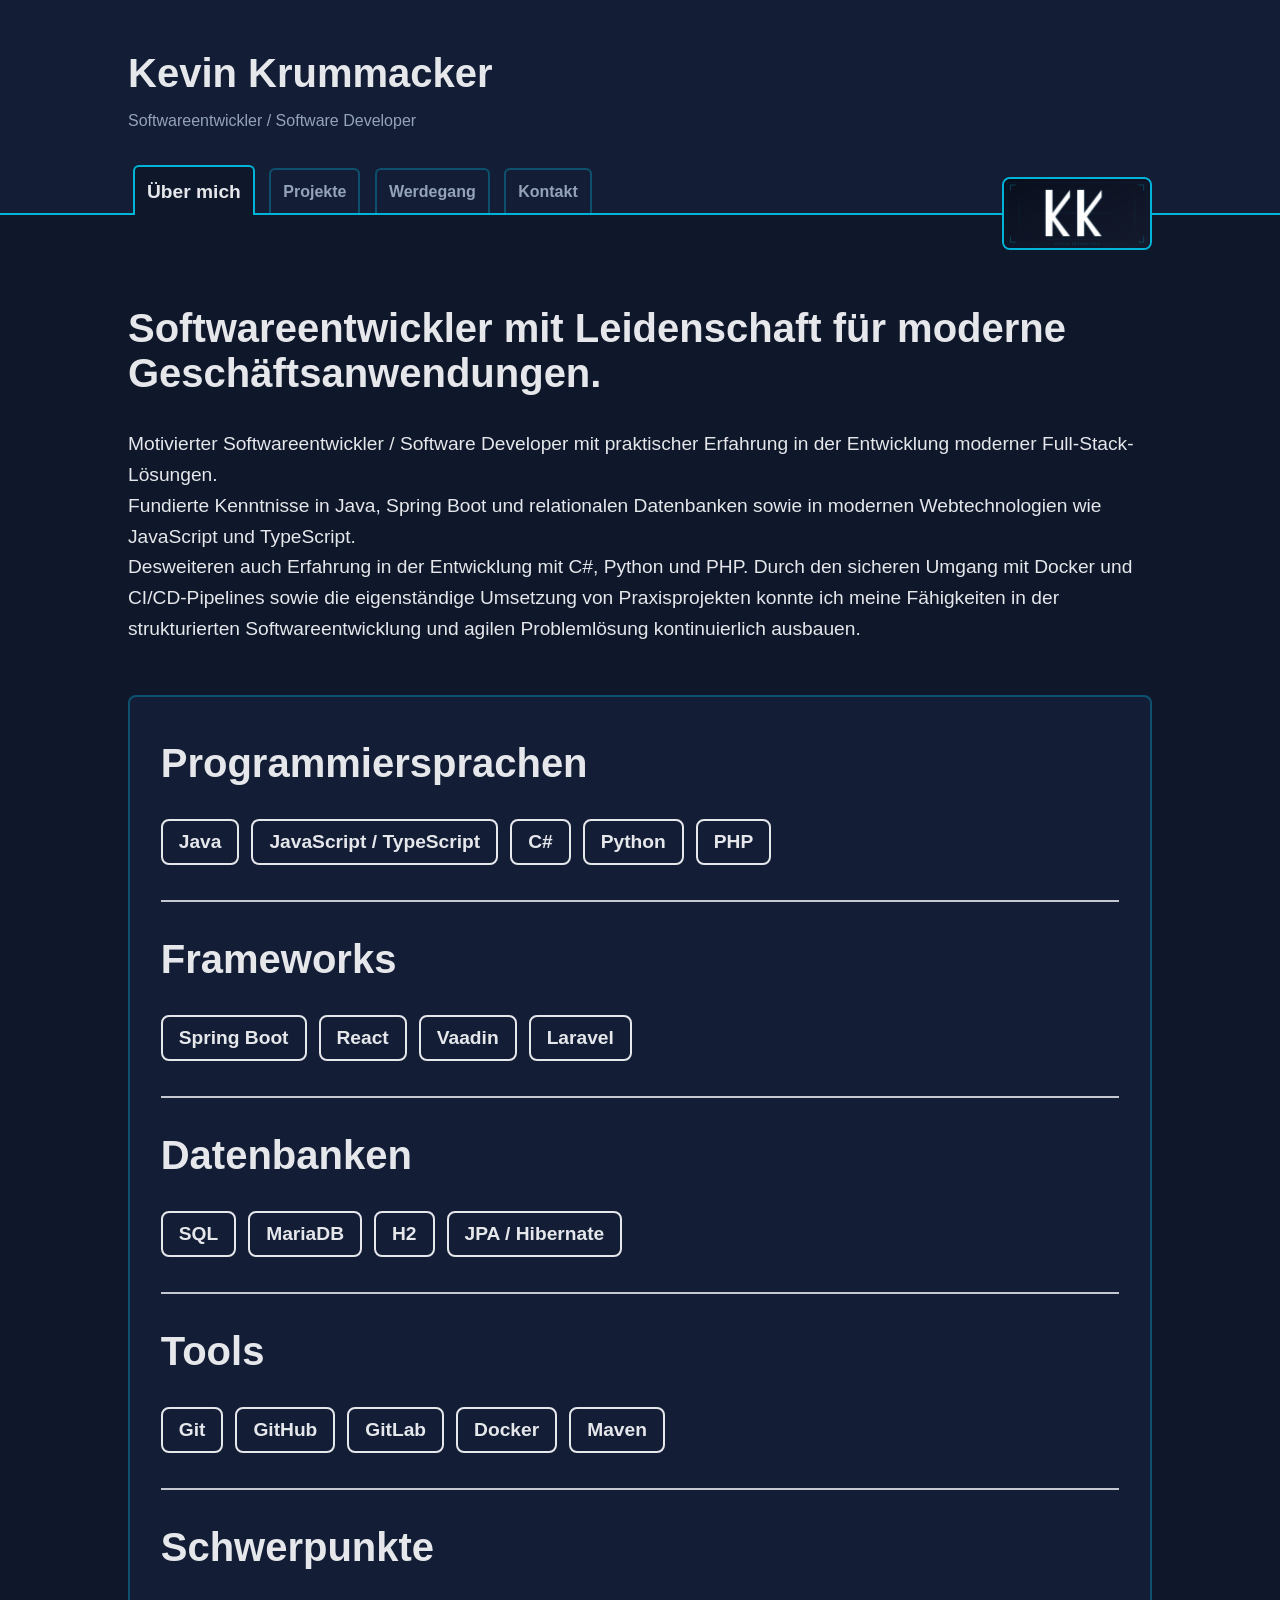
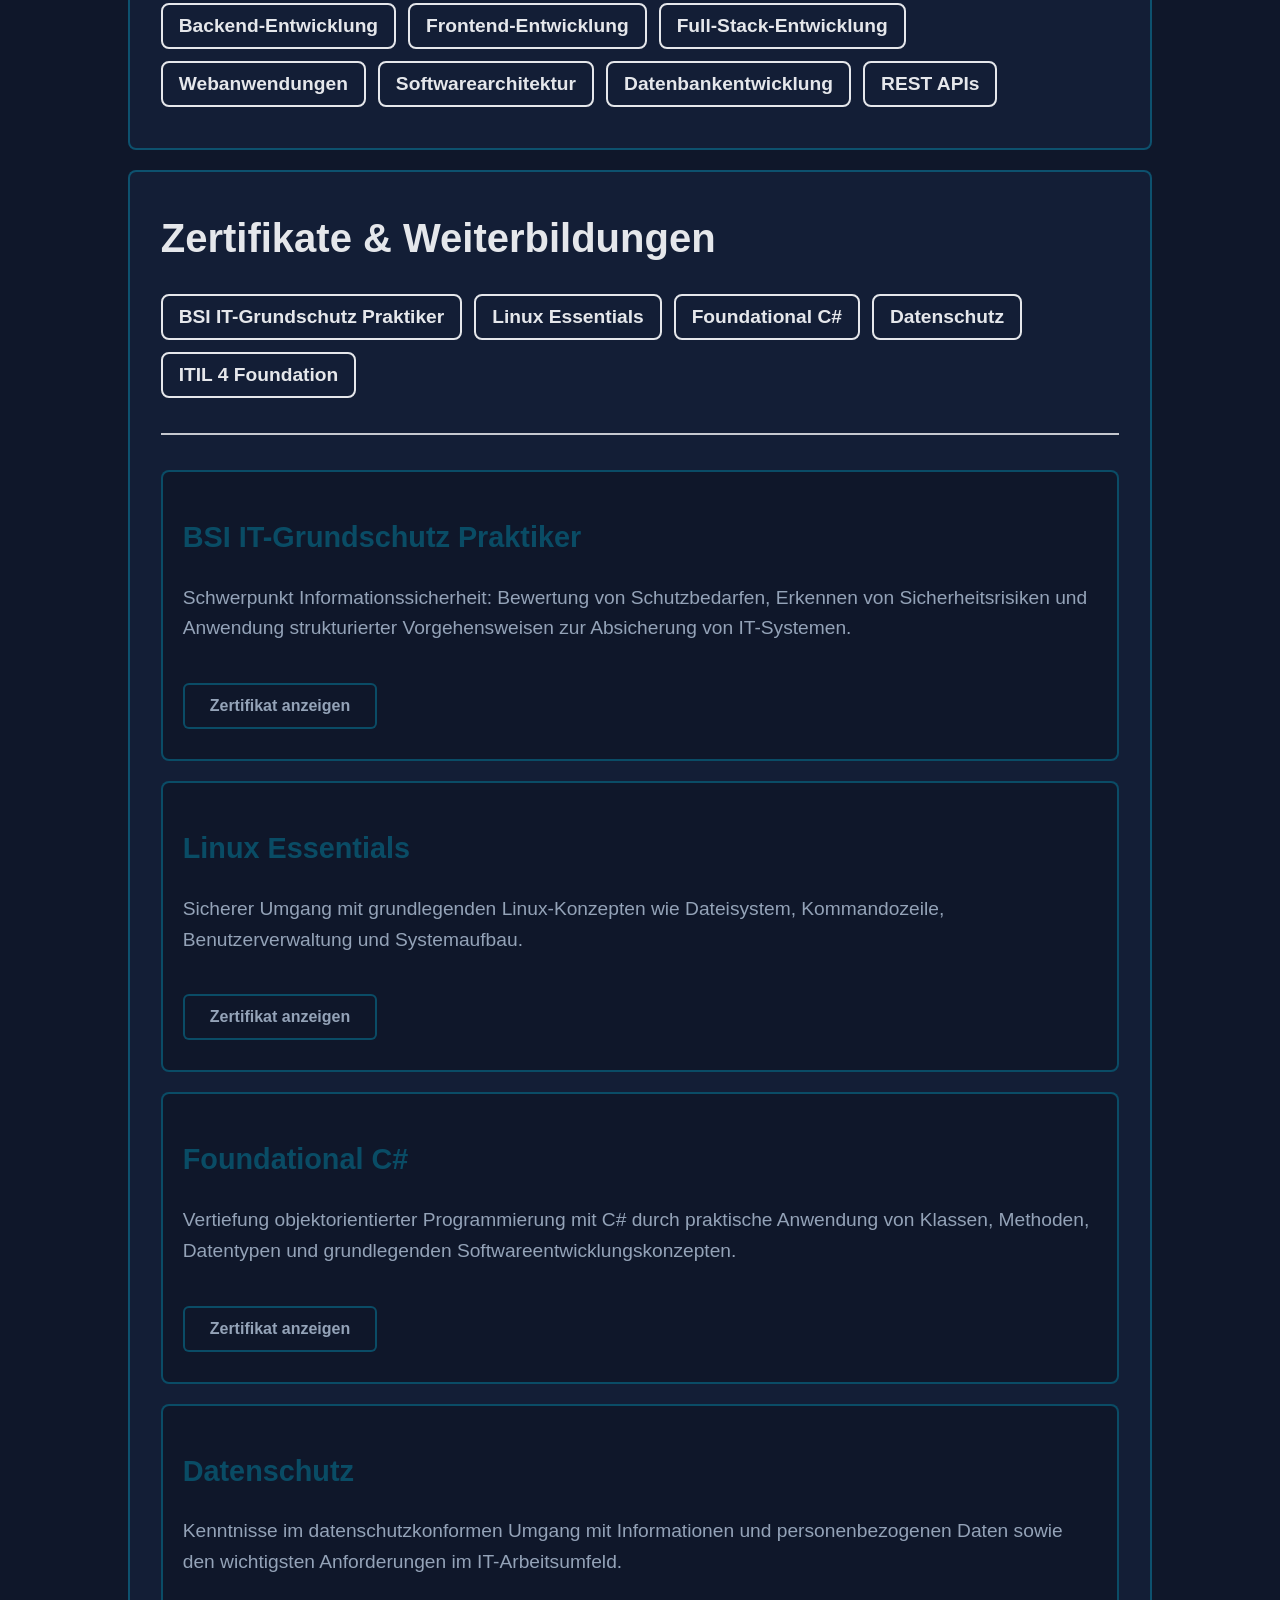
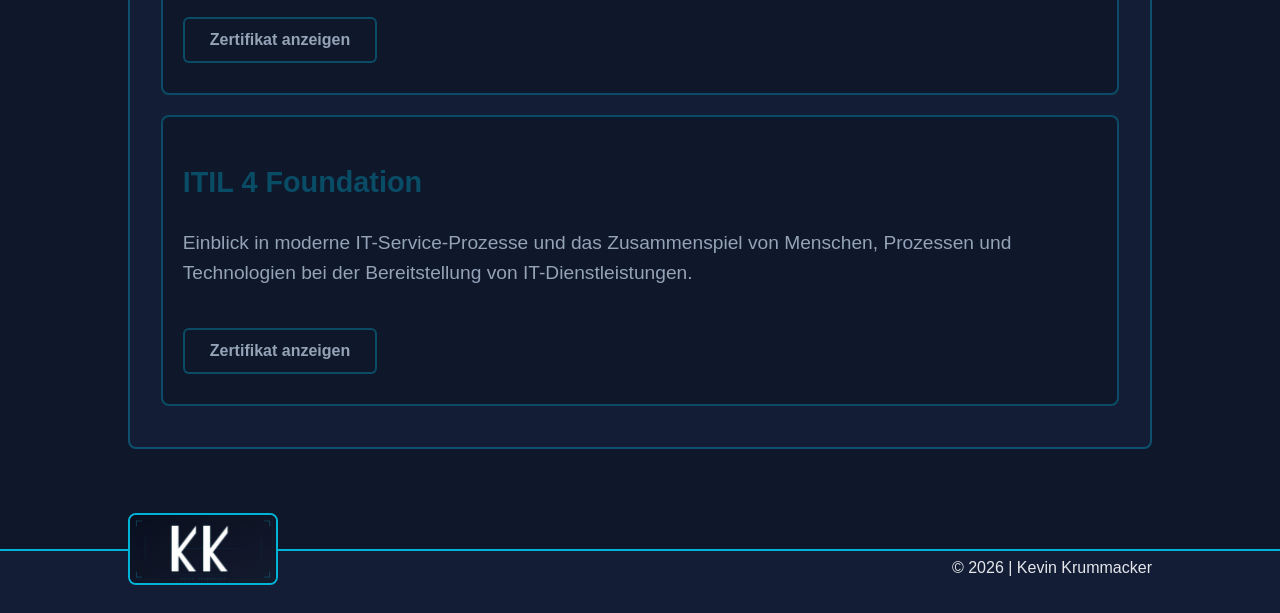
<file: index.html>
<!DOCTYPE html>
<html lang="de">

<head>
    <meta charset="UTF-8">
    <meta name="viewport" content="width=device-width, initial-scale=1.0">

    <title>Kevin Krummacker | Über mich</title>

    <link rel="stylesheet" href="css/style.css">
</head>

<body>

<header>
    <div class="header-content">
        <h1>Kevin Krummacker</h1>

        <p>Softwareentwickler / Software Developer</p>

        <button class="menu-toggle" aria-label="Menü öffnen">
            ☰
        </button>

        <nav>
            <a href="index.html" class="active">Über mich</a>
            <a href="projects.html">Projekte</a>
            <a href="about.html">Werdegang</a>
            <a href="contact.html">Kontakt</a>
        </nav>
    </div>

    <div class="header-logo">
        <img src="images/kk_logo_wide.png" alt="Logo Kevin Krummacker">
    </div>
</header>

<main>

<section class="hero">

<br>
<h2>Softwareentwickler mit Leidenschaft für moderne Geschäftsanwendungen.</h2>
<p>
Motivierter Softwareentwickler / Software Developer mit praktischer Erfahrung in der Entwicklung 
moderner Full-Stack-Lösungen. <br> Fundierte Kenntnisse in Java, Spring Boot und relationalen Datenbanken sowie 
in modernen Webtechnologien wie JavaScript und TypeScript. <br> Desweiteren auch Erfahrung in der 
Entwicklung mit C#, Python und PHP.  Durch den sicheren Umgang mit Docker und CI/CD-Pipelines sowie 
die eigenständige Umsetzung von Praxisprojekten konnte ich meine Fähigkeiten in der strukturierten 
Softwareentwicklung und agilen Problemlösung kontinuierlich ausbauen.
<br><br>
</p>

<section class="skills">
<h2>Programmiersprachen</h2>
<div class="badges">
    <span class="badge-skills">Java</span>
    <span class="badge-skills">JavaScript / TypeScript</span>
    <span class="badge-skills">C#</span>
    <span class="badge-skills">Python</span>
    <span class="badge-skills">PHP</span>
</div>
<hr class="skills-divider">

<h2>Frameworks</h2>
<div class="badges">
    <span class="badge-skills">Spring Boot</span>
    <span class="badge-skills">React</span>
    <span class="badge-skills">Vaadin</span>
    <span class="badge-skills">Laravel</span>
</div>
<hr class="skills-divider">

<h2>Datenbanken</h2>
<div class="badges">
    <span class="badge-skills">SQL</span>
    <span class="badge-skills">MariaDB</span>
    <span class="badge-skills">H2</span>
    <span class="badge-skills">JPA / Hibernate</span>
</div>
<hr class="skills-divider">

<h2>Tools</h2>
<div class="badges">
    <span class="badge-skills">Git</span>
    <span class="badge-skills">GitHub</span>
    <span class="badge-skills">GitLab</span>
    <span class="badge-skills">Docker</span>
    <span class="badge-skills">Maven</span>
</div>
<hr class="skills-divider">

<h2>Schwerpunkte</h2>
<div class="badges">
    <span class="badge-skills">Backend-Entwicklung</span>
    <span class="badge-skills">Frontend-Entwicklung</span>
    <span class="badge-skills">Full-Stack-Entwicklung</span>
    <span class="badge-skills">Webanwendungen</span>
    <span class="badge-skills">Softwarearchitektur</span>
    <span class="badge-skills">Datenbankentwicklung</span>
    <span class="badge-skills">REST APIs</span>
</div>
</section>

</section>


<section class="hero">
<section class="skills">
<h2>Zertifikate & Weiterbildungen</h2>
<div class="badges">
    <span class="badge-skills">BSI IT-Grundschutz Praktiker</span>
    <span class="badge-skills">Linux Essentials</span>
    <span class="badge-skills">Foundational C#</span>
    <span class="badge-skills">Datenschutz</span>
    <span class="badge-skills">ITIL 4 Foundation</span>
</div>
<hr class="skills-divider">

</div>


<div class="certificate-item">

    <h3>BSI IT-Grundschutz Praktiker</h3>

    <p>
    Schwerpunkt Informationssicherheit: Bewertung von Schutzbedarfen,
    Erkennen von Sicherheitsrisiken und Anwendung strukturierter
    Vorgehensweisen zur Absicherung von IT-Systemen.
    </p>

    <a class="button" href="documents/bsi-grundschutz.pdf" target="_blank">
        Zertifikat anzeigen
    </a>

</div>


<div class="certificate-item">

    <h3>Linux Essentials</h3>

    <p>
    Sicherer Umgang mit grundlegenden Linux-Konzepten wie Dateisystem,
    Kommandozeile, Benutzerverwaltung und Systemaufbau.
    </p>

    <a class="button" href="documents/linux-essentials.pdf" target="_blank">
        Zertifikat anzeigen
    </a>

</div>


<div class="certificate-item">

    <h3>Foundational C#</h3>

    <p>
    Vertiefung objektorientierter Programmierung mit C# durch praktische
    Anwendung von Klassen, Methoden, Datentypen und grundlegenden
    Softwareentwicklungskonzepten.
    </p>

    <a class="button" href="documents/foundational-csharp.pdf" target="_blank">
        Zertifikat anzeigen
    </a>

</div>


<div class="certificate-item">

    <h3>Datenschutz</h3>

    <p>
    Kenntnisse im datenschutzkonformen Umgang mit Informationen und
    personenbezogenen Daten sowie den wichtigsten Anforderungen
    im IT-Arbeitsumfeld.
    </p>

    <a class="button" href="documents/datenschutz.pdf" target="_blank">
        Zertifikat anzeigen
    </a>

</div>

<div class="certificate-item">

    <h3>ITIL 4 Foundation</h3>

    <p>
    Einblick in moderne IT-Service-Prozesse und das Zusammenspiel
    von Menschen, Prozessen und Technologien bei der Bereitstellung
    von IT-Dienstleistungen.
    </p>

    <a class="button" href="documents/itil-foundation.pdf" target="_blank">
        Zertifikat anzeigen
    </a>

</div>

</section>
</section>
</section>

</main>

<footer>

    <div class="footer-logo">
        <img src="images/kk_logo_wide.jpg" alt="Logo Kevin Krummacker">
    </div>

    <p>&copy; 2026 | Kevin Krummacker</p>
</footer>

<script src="js/script.js"></script>

</body>

</html>
</file>
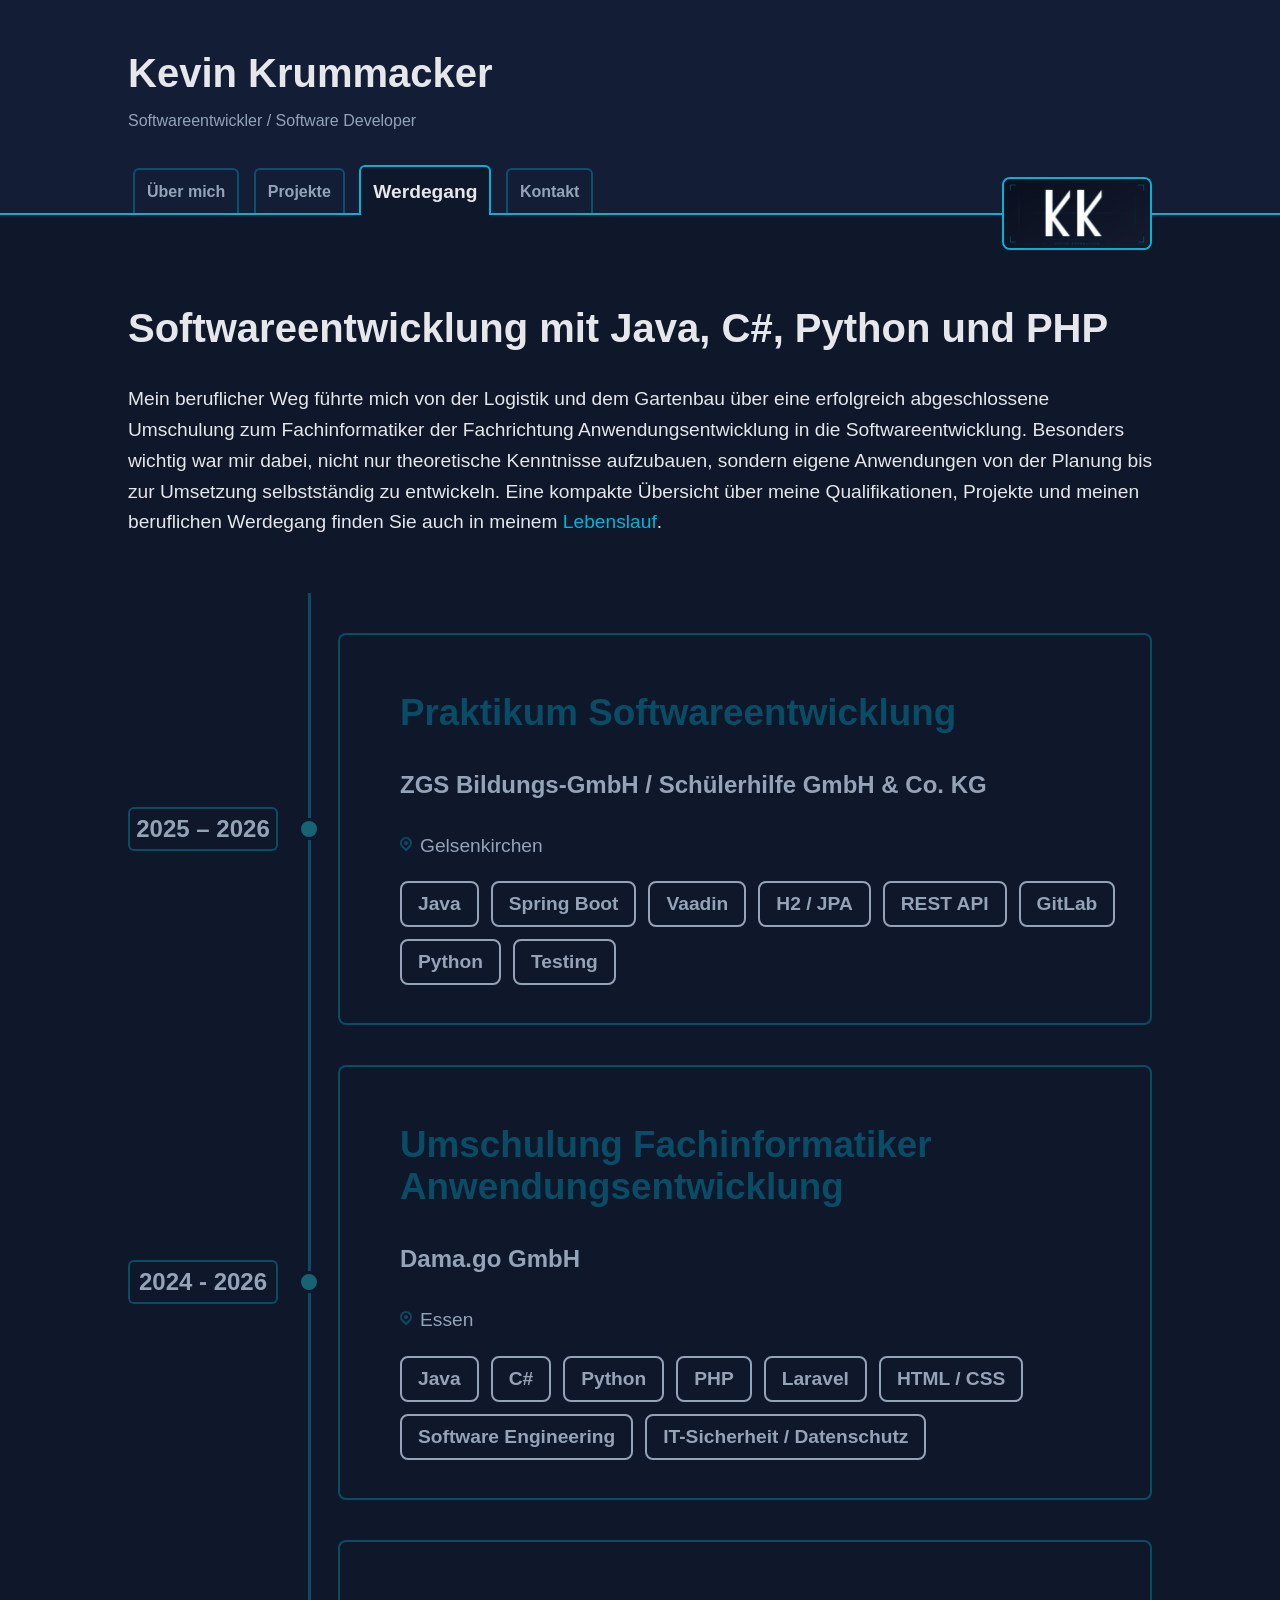
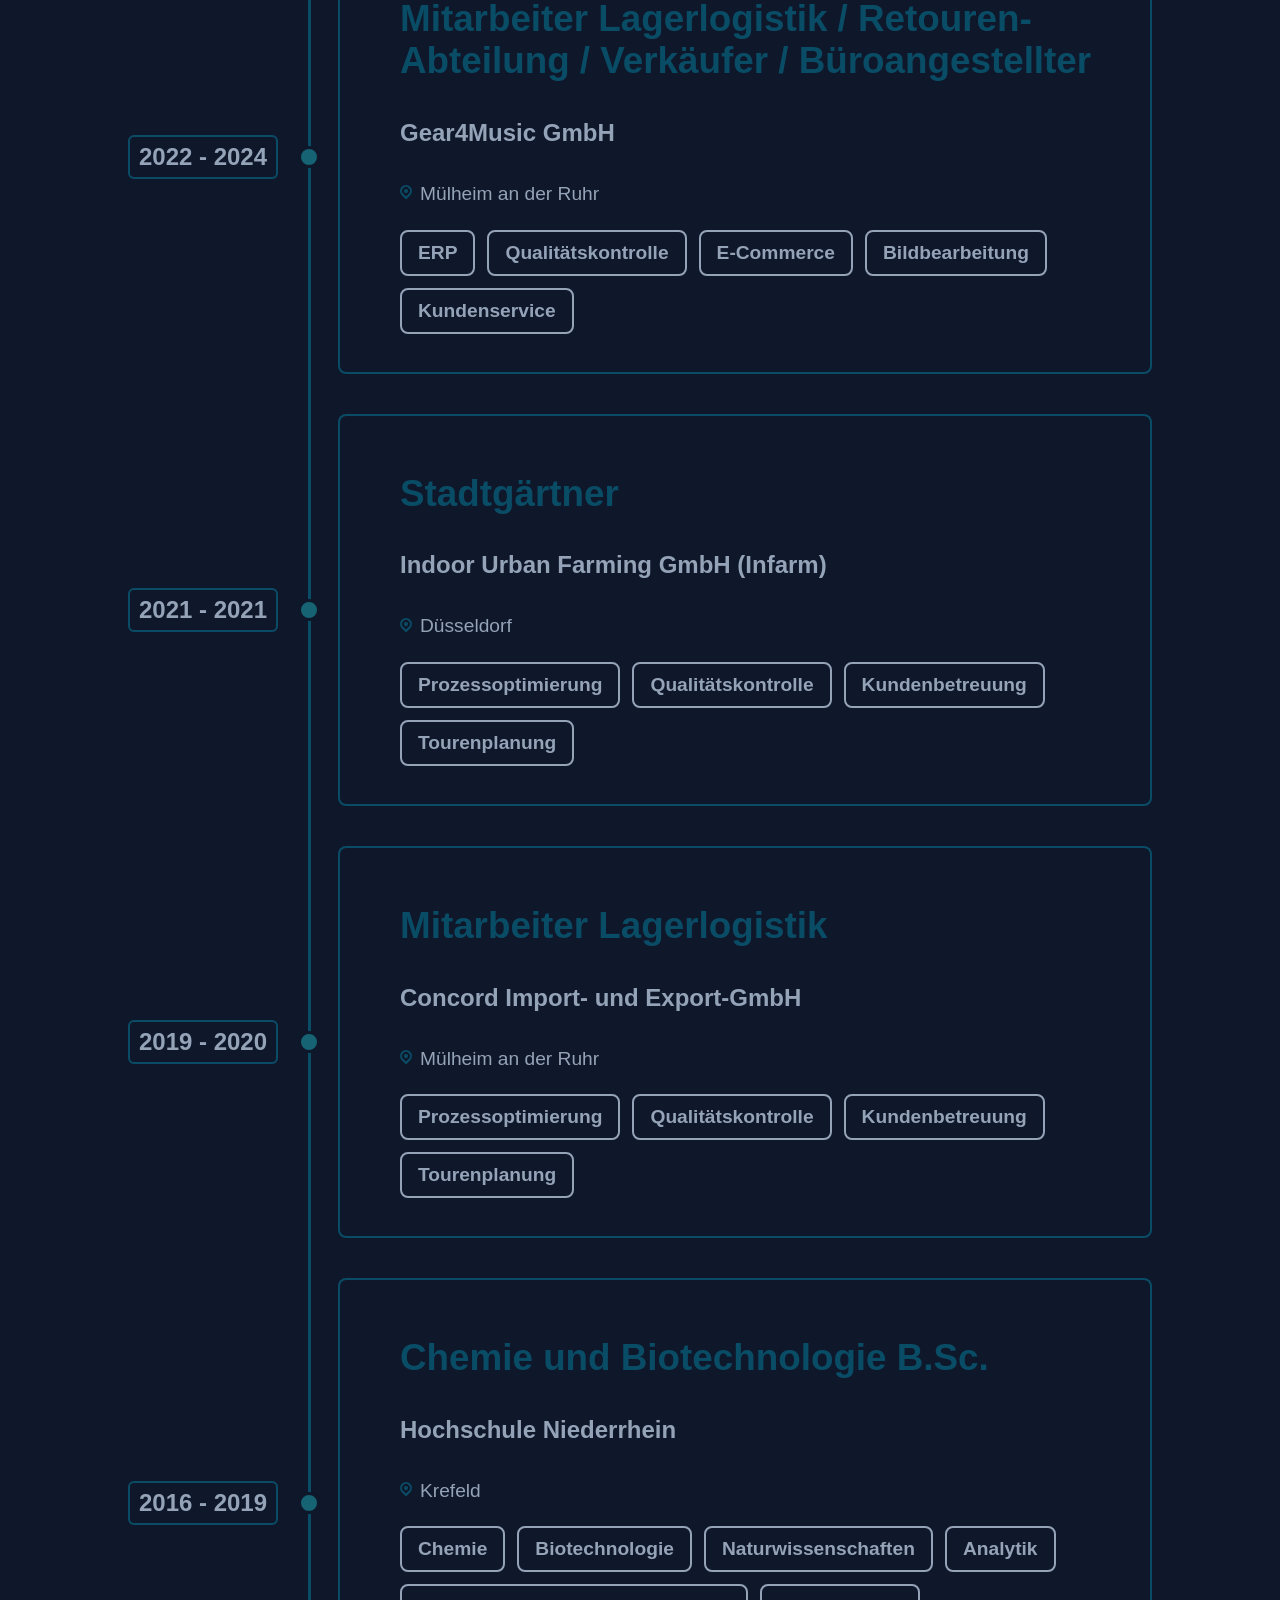
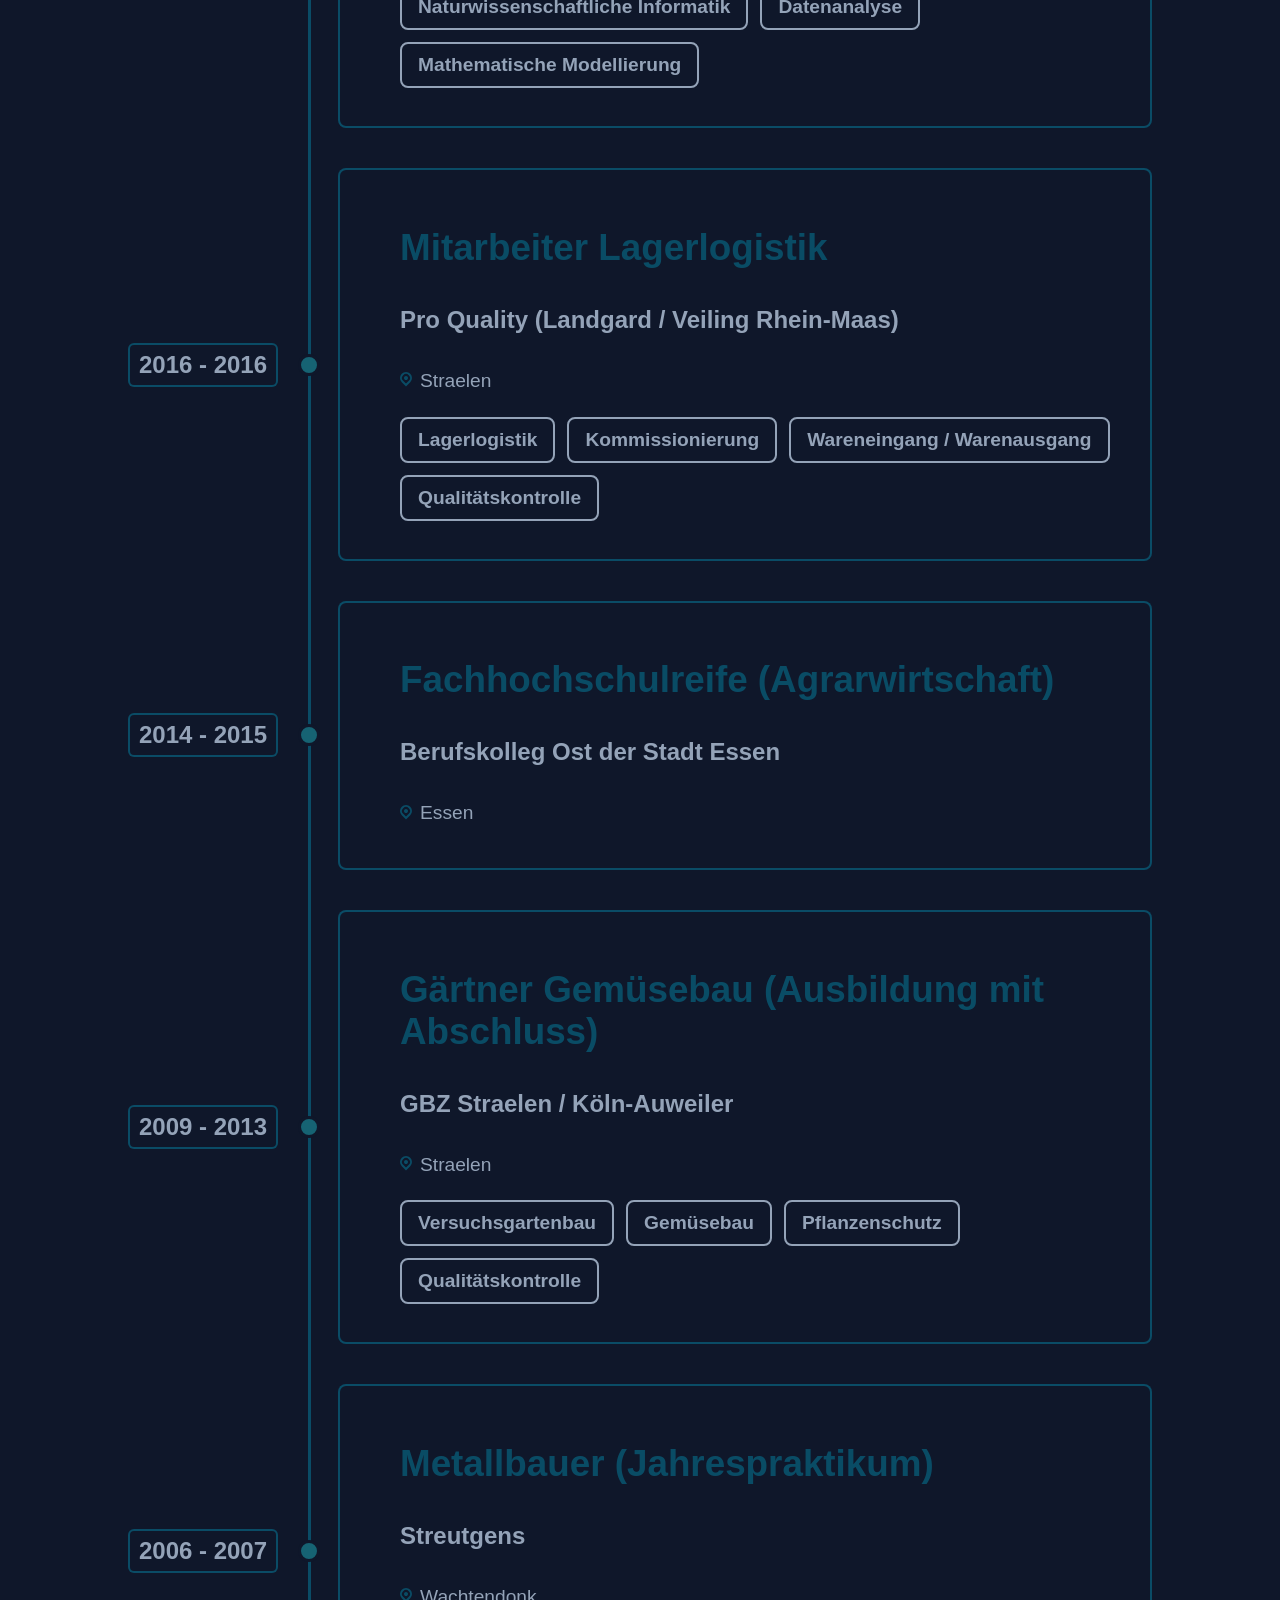
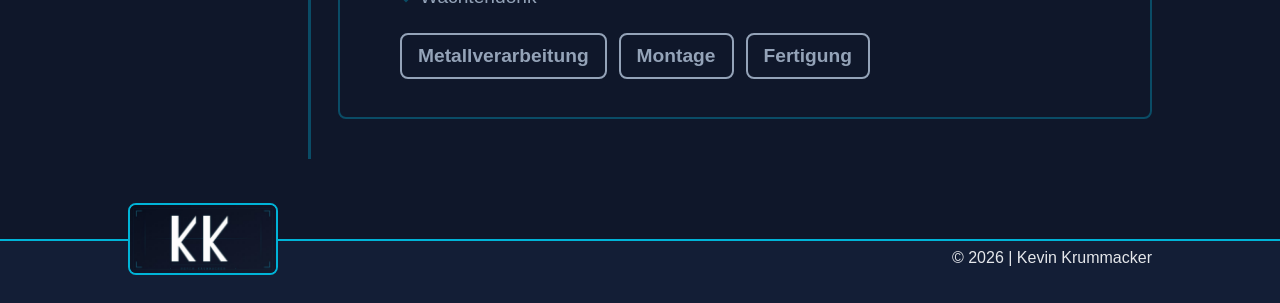
<file: about.html>
<!DOCTYPE html>
<html lang="de">

<head>
    <meta charset="UTF-8">
    <meta name="viewport" content="width=device-width, initial-scale=1.0">

    <title>Kevin Krummacker | Werdegang</title>

    <link rel="stylesheet" href="css/style.css">
</head>

<body>

<header>

    <div class="header-content">
        <h1>Kevin Krummacker</h1>

        <p>Softwareentwickler / Software Developer</p>

        <button class="menu-toggle" aria-label="Menü öffnen">
            ☰
        </button>

        <nav>
            <a href="index.html">Über mich</a>
            <a href="projects.html">Projekte</a>
            <a href="about.html" class="active">Werdegang</a>
            <a href="contact.html">Kontakt</a>
        </nav>
    </div>

    <div class="header-logo">
        <img src="images/kk_logo_wide.png" alt="Logo Kevin Krummacker">
    </div>

</header>

<main>

<section class="hero">

<br>
<h2>Softwareentwicklung mit Java, C#, Python und PHP</h2>
<p>
Mein beruflicher Weg führte mich von der Logistik und dem Gartenbau über eine erfolgreich 
abgeschlossene Umschulung zum Fachinformatiker der Fachrichtung Anwendungsentwicklung in die Softwareentwicklung. 
Besonders wichtig war mir dabei, nicht nur theoretische Kenntnisse aufzubauen, sondern eigene 
Anwendungen von der Planung bis zur Umsetzung selbstständig zu entwickeln.
Eine kompakte Übersicht über meine Qualifikationen, Projekte und meinen beruflichen Werdegang finden Sie auch in meinem
<a href="documents/Lebenslauf_Kevin_Krummacker.pdf" target="_blank">Lebenslauf</a>.
<br>
</p>
<br><br>

<section class="timeline">
    <div class="timeline-item">
        <div class="timeline-date">
            2025 – 2026
        </div>
        <div class="timeline-dot"></div>
        <div class="timeline-content">
            <h3>Praktikum Softwareentwicklung</h3>
            <h4>ZGS Bildungs-GmbH / Schülerhilfe GmbH & Co. KG</h4>
            <p class="location">
                <span class="location-icon"></span>
                Gelsenkirchen
            </p>

                <div class="badges">
                    <span class="badge-skills">Java</span>
                    <span class="badge-skills">Spring Boot</span>
                    <span class="badge-skills">Vaadin</span>
                    <span class="badge-skills">H2 / JPA</span>
                    <span class="badge-skills">REST API</span>
                    <span class="badge-skills">GitLab</span>
                    <span class="badge-skills">Python</span>
                    <span class="badge-skills">Testing</span>
                </div>
                <br>

                <div class="timeline-details">
                        <p>
                        Während meines Praktikums konnte ich praktische Erfahrungen in einem 
                        professionellen Softwareentwicklungsumfeld sammeln. Mein Schwerpunkt lag auf der 
                        eigenständigen Entwicklung einer Besuchsverwaltungs- und Anzeigeanwendung mit 
                        Java, Spring Boot und Vaadin.
                        </p>
                        <hr class="timeline-divider">
                        <p>
                        · Eigenständige Entwicklung einer Besuchsverwaltungs- und Anzeigeanwendung 
                        <br>· Konzeption und Umsetzung von Backend- und Frontend-Komponenten 
                        <br>· Full-Stack Entwicklung moderner Webanwendungen mit Java, Spring Boot, Vaadin, Maven und CSS
                        <br>· Datenbankanbindung mit H2 und JPA / Hibernate
                        <br>· Entwicklung und Nutzung von REST-Schnittstellen 
                        <br>· Versionsverwaltung mit Git und GitLab 
                        <br>· Durchführung von Tests und Fehleranalysen 
                        <br>· Erstellung technischer Dokumentation und Projektbericht
                        </p>
                </div>
        </div>
    </div>

    <div class="timeline-item">
        <div class="timeline-date">
            2024 - 2026
        </div>
        <div class="timeline-dot"></div>
        <div class="timeline-content">
            <h3>Umschulung Fachinformatiker Anwendungsentwicklung</h3>
            <h4>Dama.go GmbH</h4>
            <p class="location">
                <span class="location-icon"></span>
                Essen
            </p>

                <div class="badges">
                    <span class="badge-skills">Java</span>
                    <span class="badge-skills">C#</span>
                    <span class="badge-skills">Python</span>
                    <span class="badge-skills">PHP</span>
                    <span class="badge-skills">Laravel</span>
                    <span class="badge-skills">HTML / CSS</span>
                    <span class="badge-skills">Software Engineering</span>
                    <span class="badge-skills">IT-Sicherheit / Datenschutz</span>
                </div>
                <br>

                <div class="timeline-details">
                        <p>
                        Im Rahmen meiner Umschulung zum Fachinformatiker für Anwendungsentwicklung habe 
                        ich meine Kenntnisse in verschiedenen Programmiersprachen und modernen 
                        Entwicklungsmethoden aufgebaut. Der Schwerpunkt lag dabei auf objektorientierter 
                        Softwareentwicklung und der Entwicklung eigener Praxisprojekte.
                        </p>
                        <hr class="timeline-divider">
                        <p>
                        · Objektorientierte Softwareentwicklung mit Java und C#  
                        <br>· Webentwicklung mit HTML, CSS, PHP und Laravel  
                        <br>· Entwicklung relationaler Datenbanken mit SQL und MariaDB 
                        <br>· Softwareengineering, Projektmanagement sowie IT-Sicherheit und Datenschutz 
                        <br>· Entwicklung verschiedener Praxisprojekte im Bereich Softwareentwicklung
                        </p>
                </div>
        </div>
    </div>

    <div class="timeline-item">
        <div class="timeline-date">
            2022 - 2024
        </div>
        <div class="timeline-dot"></div>
        <div class="timeline-content">
            <h3>Mitarbeiter Lagerlogistik / Retouren-Abteilung / Verkäufer / Büroangestellter</h3>
            <h4>Gear4Music GmbH</h4>
            <p class="location">
                <span class="location-icon"></span>
                Mülheim an der Ruhr
            </p>

                <div class="badges">
                    <span class="badge-skills">ERP</span>
                    <span class="badge-skills">Qualitätskontrolle</span>
                    <span class="badge-skills">E-Commerce</span>
                    <span class="badge-skills">Bildbearbeitung</span>
                    <span class="badge-skills">Kundenservice</span>
                </div>
                <br>

                <div class="timeline-details">
                        <p>
                        Während meiner Tätigkeit bei Gear4Music konnte ich praktische Erfahrungen
                        in den Bereichen E-Commerce, Logistik und digitale Geschäftsprozesse sammeln.
                        Dabei arbeitete ich regelmäßig mit internen Systemen zur Verwaltung von
                        Waren, Kundeninformationen und Arbeitsabläufen und entwickelte ein gutes
                        Verständnis für strukturierte Unternehmensprozesse.
                        </p>

                        <hr class="timeline-divider">

                        <p>
                        · Bearbeitung von Wareneingängen und Retouren
                        <br>· Nutzung von ERP-/Warenwirtschaftssystemen
                        <br>· Qualitätskontrolle und Dokumentation
                        <br>· Unterstützung bei Büro- und Verwaltungstätigkeiten
                        <br>· Produktfotografie und Bildbearbeitung für den Onlinehandel
                        </p>
                </div>
        </div>
    </div>

    <div class="timeline-item">
        <div class="timeline-date">
            2021 - 2021
        </div>
        <div class="timeline-dot"></div>
        <div class="timeline-content">
            <h3>Stadtgärtner</h3>
            <h4>Indoor Urban Farming GmbH (Infarm)</h4>
            <p class="location">
                <span class="location-icon"></span>
                Düsseldorf
            </p>

                <div class="badges">
                    <span class="badge-skills">Prozessoptimierung</span>
                    <span class="badge-skills">Qualitätskontrolle</span>
                    <span class="badge-skills">Kundenbetreuung</span>
                    <span class="badge-skills">Tourenplanung</span>
                </div>
                <br>

                <div class="timeline-details">
                        <p>
                        Bei Indoor Urban Farming konnte ich Erfahrungen in einem technisch geprägten
                        Produktionsumfeld sammeln. Der Schwerpunkt lag auf der Betreuung automatisierter
                        Anbausysteme, Qualitätskontrolle sowie der selbstständigen Organisation von
                        Arbeitsabläufen.
                        </p>

                        <hr class="timeline-divider">

                        <p>
                        · Pflege und Kontrolle automatisierter Anbausysteme
                        <br>· Qualitätskontrolle und Dokumentation von Pflanzenbeständen
                        <br>· Selbstständige Tourenplanung und Kundenbetreuung
                        </p>
                </div>
        </div>
    </div>

    <div class="timeline-item">
        <div class="timeline-date">
            2019 - 2020 
        </div>
        <div class="timeline-dot"></div>
        <div class="timeline-content">
            <h3>Mitarbeiter Lagerlogistik</h3>
            <h4>Concord Import- und Export-GmbH</h4>
            <p class="location">
                <span class="location-icon"></span>
                Mülheim an der Ruhr
            </p>

                <div class="badges">
                    <span class="badge-skills">Prozessoptimierung</span>
                    <span class="badge-skills">Qualitätskontrolle</span>
                    <span class="badge-skills">Kundenbetreuung</span>
                    <span class="badge-skills">Tourenplanung</span>
                </div>
                <br>

                <div class="timeline-details">
                        <p>
                        Erfahrung in der Lagerlogistik mit Schwerpunkt auf Warenfluss,
                        Organisation und Qualitätssicherung.
                        </p>

                        <hr class="timeline-divider">

                        <p>
                        · Kommissionierung und Warenkontrolle
                        <br>· Be- und Entladung
                        <br>· Lagerorganisation
                        <br>· Verpackung und Versand
                        </p>
                </div>
        </div>
    </div>

    <div class="timeline-item">
        <div class="timeline-date">
            2016 - 2019
        </div>
        <div class="timeline-dot"></div>
        <div class="timeline-content">
            <h3>Chemie und Biotechnologie B.Sc.</h3>
            <h4>Hochschule Niederrhein</h4>
            <p class="location">
                <span class="location-icon"></span>
                Krefeld
            </p>

                <div class="badges">
                    <span class="badge-skills">Chemie</span>
                    <span class="badge-skills">Biotechnologie</span>
                    <span class="badge-skills">Naturwissenschaften</span>
                    <span class="badge-skills">Analytik</span>
                    <span class="badge-skills">Naturwissenschaftliche Informatik</span>
                    <span class="badge-skills">Datenanalyse</span>
                    <span class="badge-skills">Mathematische Modellierung</span>
                </div>
                <br>

                <div class="timeline-details">
                        <p>
                        Während meines Studiums der Chemie und Biotechnologie konnte ich vertiefte
                        Kenntnisse in naturwissenschaftlichen Methoden, analytischen Verfahren und
                        der Planung sowie Auswertung von Versuchen erwerben. Dabei lag ein Schwerpunkt
                        auf dem strukturierten Arbeiten mit Messdaten, wissenschaftlicher Dokumentation
                        und der Bewertung komplexer Zusammenhänge.
                        </p>

                        <hr class="timeline-divider">

                        <p>
                        · Vertiefung in Chemie, Biotechnologie und angrenzenden Naturwissenschaften
                        <br>· Planung, Durchführung und Auswertung von Laborversuchen
                        <br>· Analyse und Interpretation von Mess- und Versuchsdaten
                        <br>· Anwendung mathematischer Methoden und digitaler Werkzeuge zur Datenverarbeitung
                        <br>· Wissenschaftliche Dokumentation und strukturierte Ausarbeitung von Ergebnissen
                        </p>
                </div>
        </div>
    </div>

    <div class="timeline-item">
        <div class="timeline-date">
            2016 - 2016
        </div>
        <div class="timeline-dot"></div>
        <div class="timeline-content">
            <h3>Mitarbeiter Lagerlogistik</h3>
            <h4>Pro Quality (Landgard / Veiling Rhein-Maas)</h4>
            <p class="location">
                <span class="location-icon"></span>
                Straelen
            </p>

                <div class="badges">
                    <span class="badge-skills">Lagerlogistik</span>
                    <span class="badge-skills">Kommissionierung</span>
                    <span class="badge-skills">Wareneingang / Warenausgang</span>
                    <span class="badge-skills">Qualitätskontrolle</span>
                </div>
                <br>

                <div class="timeline-details">
                        <p>
                        Erfahrung in der Lagerlogistik mit Schwerpunkt auf Warenfluss,
                        Organisation und Qualitätssicherung.
                        </p>

                        <hr class="timeline-divider">
                        <p>
                        · Kommissionierung  
                        <br>· Packen von CC-Containern  
                        <br>· Lagerorganisation und Anweisung von Mitarbeitenden
                        <br>· Warenkontrolle  
                        <br>· Verpackung und Versand
                        </p>
                </div>
        </div>
    </div>

    <div class="timeline-item">
        <div class="timeline-date">
            2014 - 2015
        </div>
        <div class="timeline-dot"></div>
        <div class="timeline-content">
            <h3>Fachhochschulreife (Agrarwirtschaft)</h3>
            <h4>Berufskolleg Ost der Stadt Essen</h4>
            <p class="location">
                <span class="location-icon"></span>
                Essen
            </p>

            <div class="timeline-details">
                        <p>
                        Erwerb der Fachhochschulreife mit Schwerpunkt Agrarwirtschaft.
                        </p>
                </div>
        </div>
    </div>

    <div class="timeline-item">
        <div class="timeline-date">
            2009 - 2013
        </div>
        <div class="timeline-dot"></div>
        <div class="timeline-content">
            <h3>Gärtner Gemüsebau (Ausbildung mit Abschluss)</h3>
            <h4>GBZ Straelen / Köln-Auweiler</h4>
            <p class="location">
                <span class="location-icon"></span>
                Straelen
            </p>

                <div class="badges">
                    <span class="badge-skills">Versuchsgartenbau</span>
                    <span class="badge-skills">Gemüsebau</span>
                    <span class="badge-skills">Pflanzenschutz</span>
                    <span class="badge-skills">Qualitätskontrolle</span>
                </div>
                <br>

                <div class="timeline-details">
                        <p>
                        Während meiner Ausbildung zum Gärtner im Gemüsebau sammelte ich praktische
                        Erfahrungen im Versuchsgartenbau, in der Pflanzenproduktion und in der
                        Durchführung dokumentierter Versuche.
                        </p>

                        <hr class="timeline-divider">

                        <p>
                        · Durchführung und Dokumentation von Sorten-, Ernte-, Bewässerungs- und Düngeversuchen
                        <br>· Planung und Durchführung gärtnerischer Arbeiten
                        <br>· Durchführung von Pflanzenschutzmaßnahmen
                        <br>· Qualitätskontrolle und Arbeiten im Team
                        </p>
                </div>
        </div>
    </div>

    <div class="timeline-item">
        <div class="timeline-date">
            2006 - 2007 
        </div>
        <div class="timeline-dot"></div>
        <div class="timeline-content">
            <h3>Metallbauer (Jahrespraktikum)</h3>
            <h4>Streutgens</h4>
            <p class="location">
                <span class="location-icon"></span>
                Wachtendonk
            </p>

                <div class="badges">
                    <span class="badge-skills">Metallverarbeitung</span>
                    <span class="badge-skills">Montage</span>
                    <span class="badge-skills">Fertigung</span>
                </div>
                <br>

                <div class="timeline-details">
                        <p>
                        Erste praktische Erfahrungen im technischen Bereich mit Schwerpunkt
                        Metallverarbeitung, Fertigung und Montage.
                        </p>

                        <hr class="timeline-divider">

                        <p>
                        · Eigenständige Fertigungs- und Montagearbeiten (bohren, sägen, schweißen usw…)   
                        <br>· Umgang mit technischen Zeichnungen und Werkzeugen
                        </p>
                </div>
        </div>
    </div>
</section>

</a>

</section>

</main>

<footer>
    <div class="footer-logo">
        <img src="images/kk_logo_wide.jpg" alt="Logo Kevin Krummacker">
    </div>

    <p>&copy; 2026 | Kevin Krummacker</p>
</footer>

<script src="js/script.js"></script>

</body>

</html>
</file>
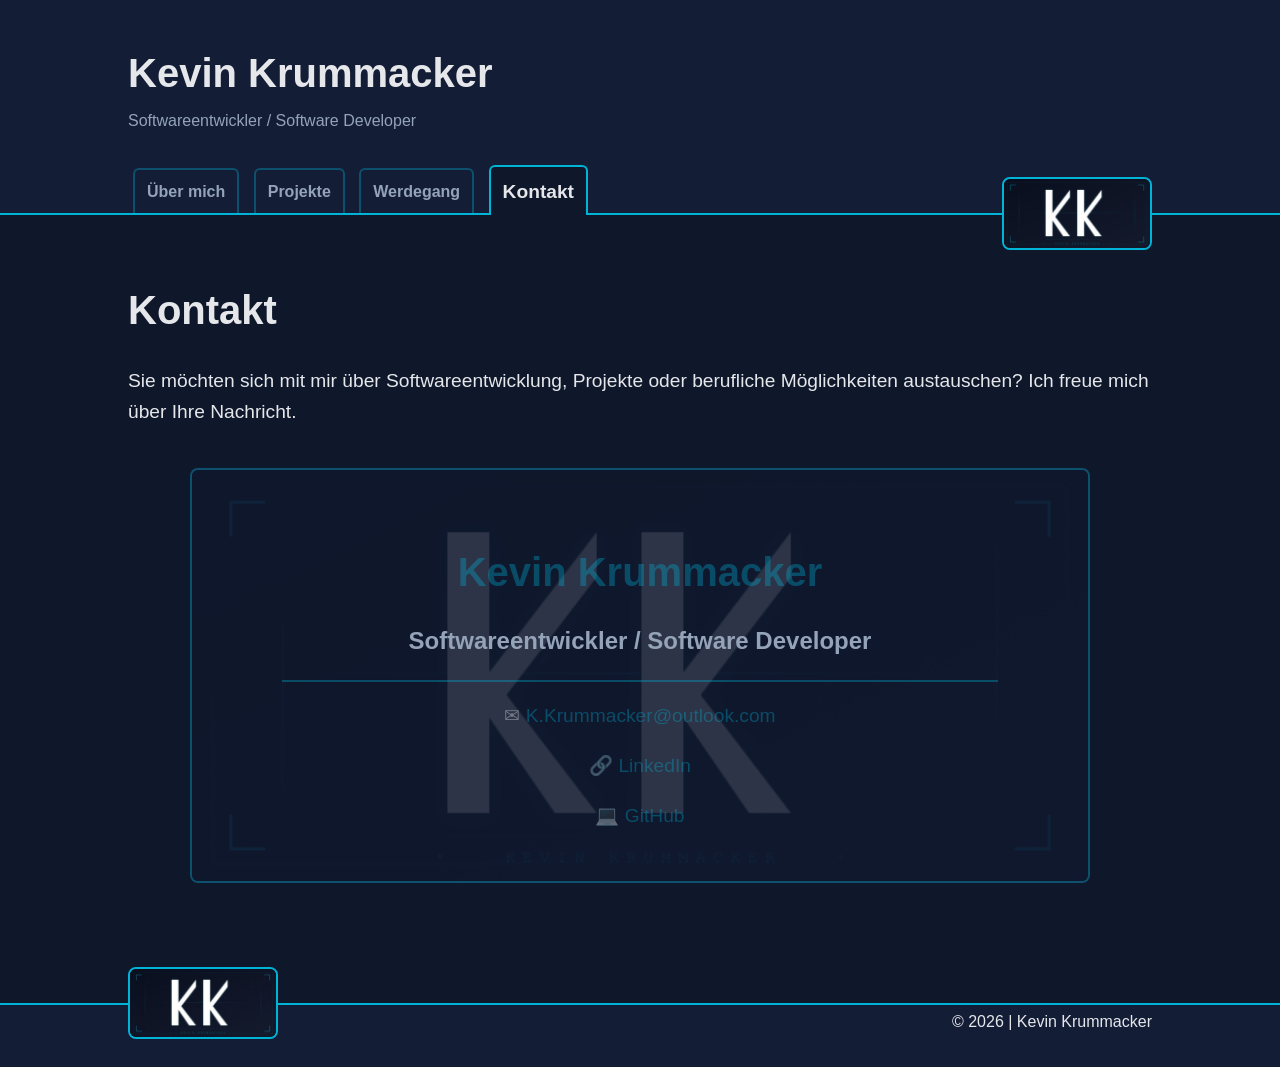
<file: contact.html>
<!DOCTYPE html>
<html lang="de">

<head>
    <meta charset="UTF-8">
    <meta name="viewport" content="width=device-width, initial-scale=1.0">

    <title>Kevin Krummacker | Kontakt</title>

    <link rel="stylesheet" href="css/style.css">
</head>

<body>

<header>

    <div class="header-content">
        <h1>Kevin Krummacker</h1>

        <p>Softwareentwickler / Software Developer</p>

        <button class="menu-toggle" aria-label="Menü öffnen">
            ☰
        </button>

        <nav>
            <a href="index.html">Über mich</a>
            <a href="projects.html">Projekte</a>
            <a href="about.html">Werdegang</a>
            <a href="contact.html" class="active">Kontakt</a>
        </nav>
    </div>

    <div class="header-logo">
        <img src="images/kk_logo_wide.png" alt="Logo Kevin Krummacker">
    </div>

</header>

<main>

    <section class="hero">

    <h2>Kontakt</h2>

    <p>
    Sie möchten sich mit mir über Softwareentwicklung, Projekte oder berufliche 
    Möglichkeiten austauschen? Ich freue mich über Ihre Nachricht.
    </p>

        <div class="contact-card">
            <div class="contact-content">
                <h3>Kevin Krummacker</h3>
                <h4>Softwareentwickler / Software Developer</h4>
                <hr class="contact-divider">

                <p>
                    <a href="mailto:K.Krummacker@outlook.com" class="contact-link">
                        <span class="contact-icon">✉</span> K.Krummacker@outlook.com</a>
                </p>
                <p>
                    <a href="https://www.linkedin.com/in/kevin-krummacker-21b6a7200/" target="_blank" class="contact-link">
                        <span class="contact-icon">🔗</span> LinkedIn</a>
                </p>
                <p>
                    <a href="https://github.com/kevin-krummacker" target="_blank" class="contact-link">
                        <span class="contact-icon">💻</span> GitHub</a>
                </p>
            </div>
        </div>
    </section>
</main>

<footer>
    <div class="footer-logo">
        <img src="images/kk_logo_wide.jpg" alt="Logo Kevin Krummacker">
    </div>

    <p>&copy; 2026 | Kevin Krummacker</p>
</footer>

<script src="js/script.js"></script>

</body>

</html>
</file>
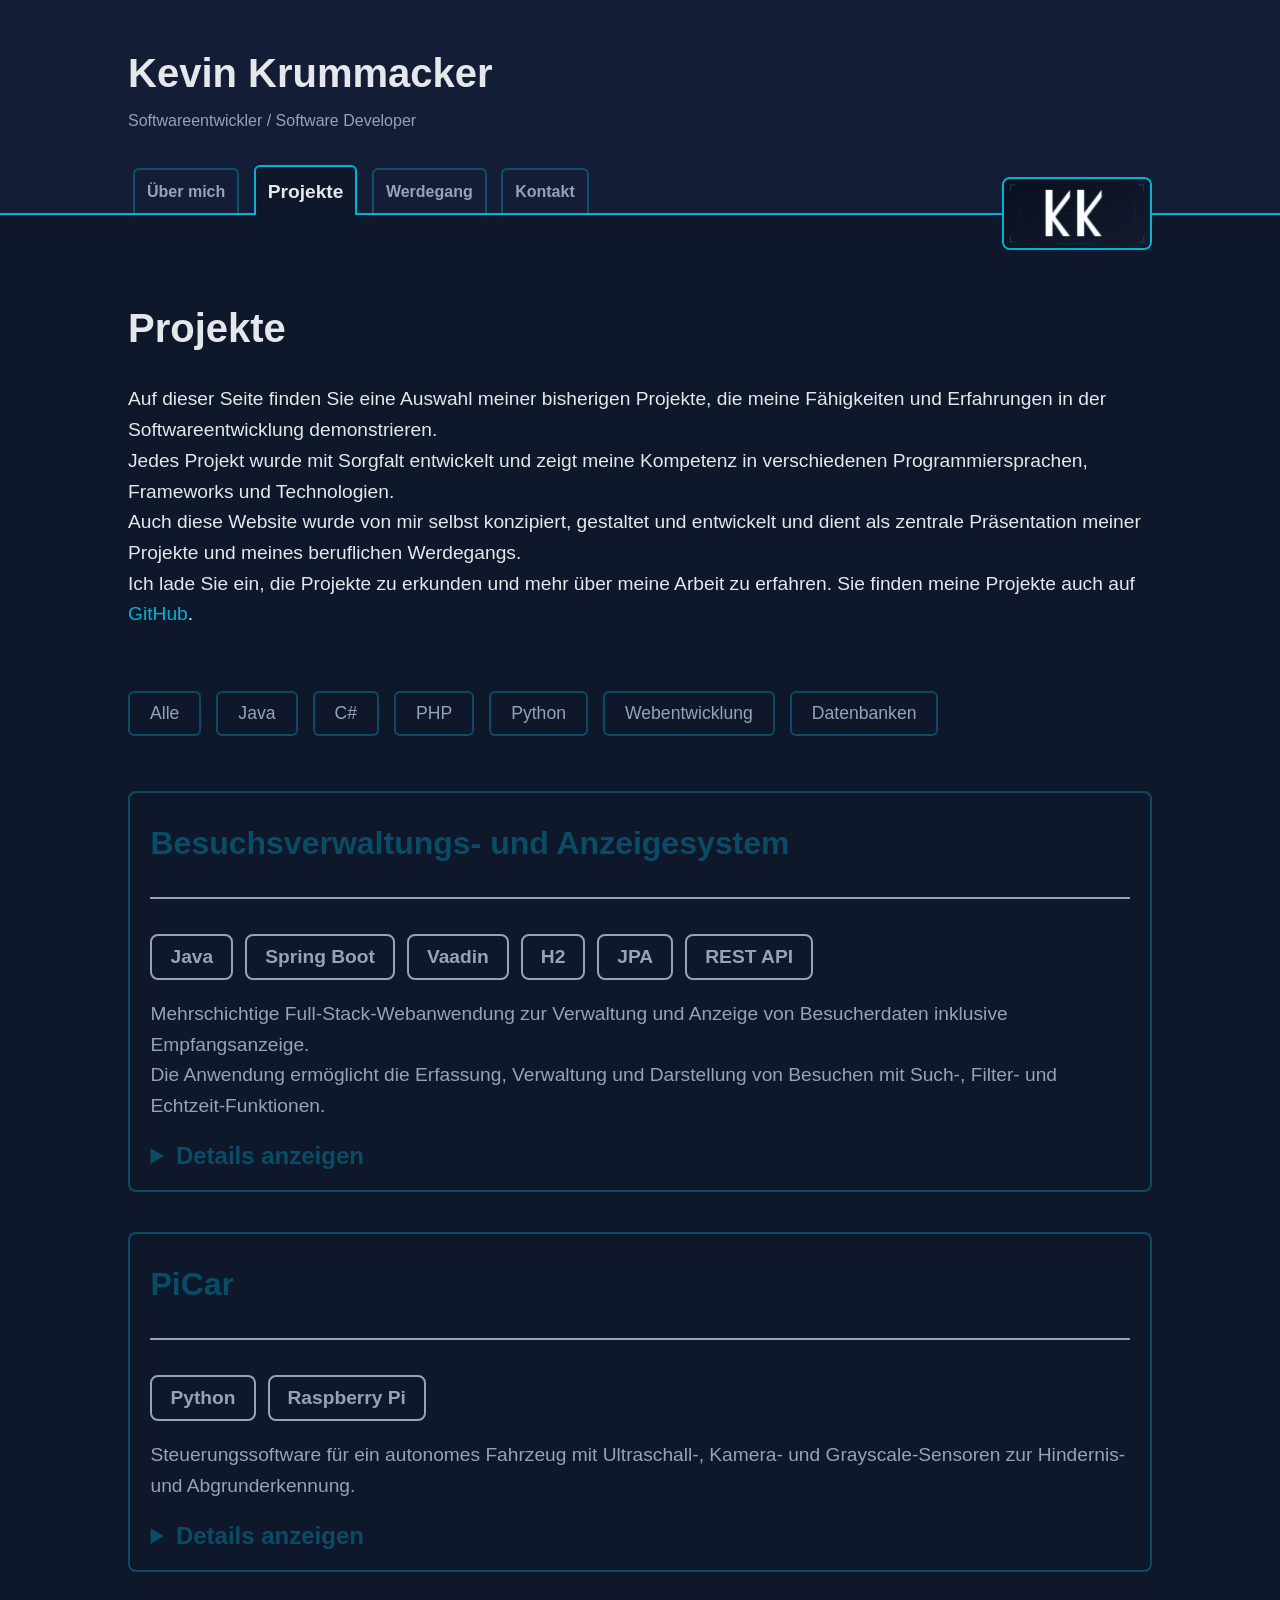
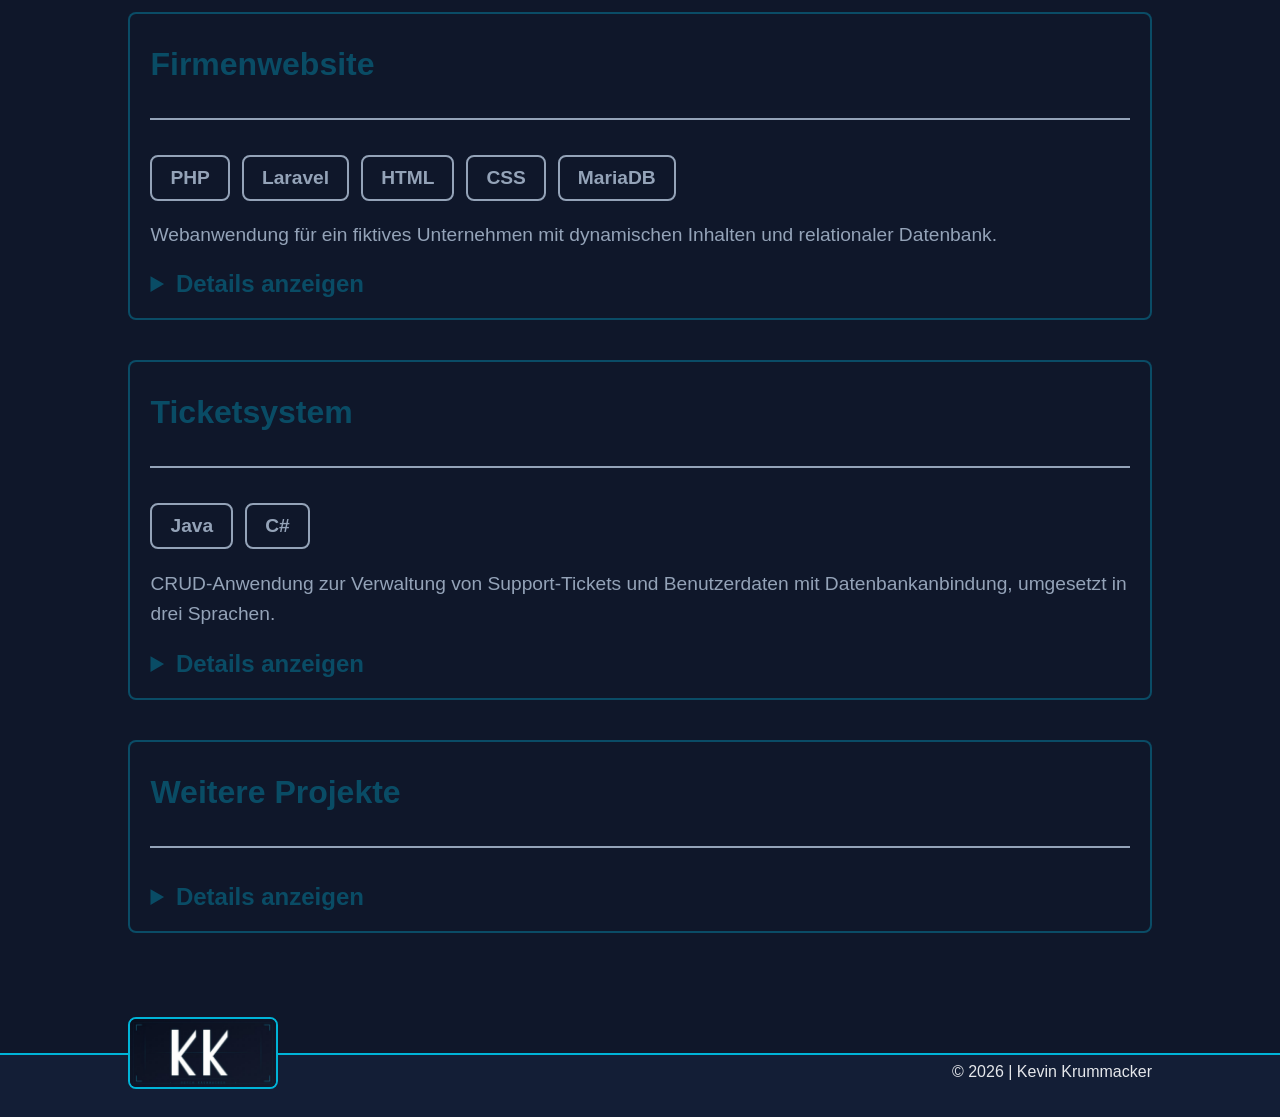
<file: projects.html>
<!DOCTYPE html>
<html lang="de">

<head>
    <meta charset="UTF-8">
    <meta name="viewport" content="width=device-width, initial-scale=1.0">

    <title>Kevin Krummacker | Projekte</title>

    <link rel="stylesheet" href="css/style.css">
</head>

<body>

<header>

    <div class="header-content">
        <h1>Kevin Krummacker</h1>

        <p>Softwareentwickler / Software Developer</p>

        <button class="menu-toggle" aria-label="Menü öffnen">
            ☰
        </button>

        <nav>
            <a href="index.html">Über mich</a>
            <a href="projects.html" class="active">Projekte</a>
            <a href="about.html">Werdegang</a>
            <a href="contact.html">Kontakt</a>
        </nav>
    </div>

    <div class="header-logo">
        <img src="images/kk_logo_wide.png" alt="Logo Kevin Krummacker">
    </div>

</header>

<main>

<section class="hero">

<br>
<h2>Projekte</h2>
<p>
Auf dieser Seite finden Sie eine Auswahl meiner bisherigen Projekte, die meine Fähigkeiten und 
Erfahrungen in der Softwareentwicklung demonstrieren. <br> Jedes Projekt wurde mit Sorgfalt 
entwickelt und zeigt meine Kompetenz in verschiedenen Programmiersprachen, Frameworks und 
Technologien. <br>Auch diese Website wurde von mir selbst konzipiert, gestaltet und entwickelt und 
dient als zentrale Präsentation meiner Projekte und meines beruflichen Werdegangs.<br> Ich lade Sie ein, 
die Projekte zu erkunden und mehr über meine Arbeit zu erfahren.
Sie finden meine Projekte auch auf <a href="https://github.com/kevin-krummacker" target="_blank">GitHub</a>.
<br><br>
</p>

<div class="project-filter">
    <button data-filter="all">Alle</button>
    <button data-filter="java">Java</button>
    <button data-filter="csharp">C#</button>
    <button data-filter="php">PHP</button>
    <button data-filter="python">Python</button>
    <button data-filter="web">Webentwicklung</button>
    <button data-filter="database">Datenbanken</button>
</div>


<section class="project-card" data-tags="java web database">

    <h3>Besuchsverwaltungs- und Anzeigesystem</h3>

    <hr class="project-divider">

    <div class="badges">
        <span class="badge-project">Java</span>
        <span class="badge-project">Spring Boot</span>
        <span class="badge-project">Vaadin</span>
        <span class="badge-project">H2</span>
        <span class="badge-project">JPA</span>
        <span class="badge-project">REST API</span>
    </div>

    <p>
    Mehrschichtige Full-Stack-Webanwendung zur Verwaltung und Anzeige von 
    Besucherdaten inklusive Empfangsanzeige.
    <br>
    Die Anwendung ermöglicht die Erfassung, Verwaltung und Darstellung von 
    Besuchen mit Such-, Filter- und Echtzeit-Funktionen.
    </p>

    <details>

    <summary>
    Details anzeigen
    </summary>

    <p>
    Entwicklung einer mehrschichtigen Full-Stack-Webanwendung zur Verwaltung
    und Anzeige von Besuchsdaten. Ziel des Projekts war die digitale Erfassung,
    Verwaltung und übersichtliche Darstellung von Besuchsinformationen mit einer
    integrierten Empfangsanzeige.
    </p>

    <p>
    Die Anwendung wurde mit Java, Spring Boot und Vaadin umgesetzt und basiert
    auf einer strukturierten 4-Schichtenarchitektur. Neben der Benutzeroberfläche
    wurden die Geschäftslogik, Datenbankanbindung und Persistenz mit JPA/Hibernate
    sowie einer H2-Datenbank entwickelt. Zusätzlich wurden CRUD-Funktionen,
    Such- und Filtermöglichkeiten, DTOs sowie REST-Schnittstellen umgesetzt.
    </p>

    <p>
    Bei der Umsetzung wurden verschiedene Bereiche moderner Softwareentwicklung
    verbunden: von der Strukturierung der Anwendung über die Entwicklung von
    Backend- und Frontend-Komponenten bis hin zu Tests, Fehleranalyse und
    technischer Dokumentation.
    </p>

    <hr class="project-divider">

    <h4>Einblicke</h4>

        <div class="project-gallery" data-gallery="visitor">

        <img class="gallery-image"
            src="images/Visitor/visitor1.jpg"
            alt="Besuchsverwaltungssystem">

        <div class="gallery-controls">

            <button class="gallery-prev">❮</button>

            <span class="gallery-counter"></span>

            <button class="gallery-next">❯</button>

        </div>

    </div>

    <hr class="project-divider">

    <p>
    GitHub:
    <a href="https://github.com/kevin-krummacker/Visitor-Management-System" target="_blank">Visitor-Management-System</a>
    </p>
    </details>
</section>


<section class="project-card" data-tags="python hardware">

    <h3>PiCar</h3>

    <hr class="project-divider">

    <div class="badges">
        <span class="badge-project">Python</span>
        <span class="badge-project">Raspberry Pi</span>
    </div>

    <p>
    Steuerungssoftware für ein autonomes Fahrzeug mit Ultraschall-, Kamera- und Grayscale-Sensoren 
    zur Hindernis- und Abgrunderkennung.
    </p>

    <details>

    <summary>
    Details anzeigen
    </summary>

    <p>
    Entwicklung einer Steuerungssoftware für ein autonomes Raspberry-Pi-Fahrzeug.
    Das Projekt beschäftigt sich mit der Verarbeitung verschiedener Sensordaten
    und der Umsetzung von Entscheidungslogik für die Navigation.
    </p>

    <p>
    Umgesetzt wurden Funktionen zur Hinderniserkennung mittels Ultraschallsensor,
    die Auswertung von Kameradaten sowie die Erkennung von Fahrbahnbegrenzungen
    über Grayscale-Sensoren.
    Dabei lag der Fokus auf der Verbindung von Softwareentwicklung,
    Hardwareansteuerung und praktischer Problemlösung.
    </p>

    <hr class="project-divider">

    <h4>Einblicke</h4>

    <div class="project-gallery" data-gallery="picar">

        <img class="gallery-image"
            src="images/PiCar/PiCar1.jpg"
            alt="PiCar">

        <div class="gallery-controls">

            <button class="gallery-prev">❮</button>

            <span class="gallery-counter"></span>

            <button class="gallery-next">❯</button>

        </div>

    </div>

    <hr class="project-divider">

    <p>
    GitHub:
    <a href="https://github.com/kevin-krummacker/PiCar" target="_blank">PiCar</a>
    </p>
    </details>
</section>



<section class="project-card" data-tags="web database php">

    <h3>Firmenwebsite</h3>

    <hr class="project-divider">

    <div class="badges">
        <span class="badge-project">PHP</span>
        <span class="badge-project">Laravel</span>
        <span class="badge-project">HTML</span>
        <span class="badge-project">CSS</span>
        <span class="badge-project">MariaDB</span>
    </div>

    <p>
    Webanwendung für ein fiktives Unternehmen mit dynamischen Inhalten und relationaler Datenbank.
    </p>

    <details>

    <summary>
    Details anzeigen
    </summary>

    <p>
    Entwicklung einer dynamischen Firmenwebsite für ein fiktives Unternehmen
    mit Laravel und MariaDB.
    </p>

    <p>
    Das Projekt umfasst die Umsetzung einer Webanwendung mit strukturierter
    Datenhaltung, serverseitiger Logik und einer responsiven Benutzeroberfläche.
    Dabei wurden grundlegende Konzepte moderner Webentwicklung wie Routing,
    Datenbankanbindung und Trennung von Darstellung und Logik umgesetzt.
    </p>

    <hr class="project-divider">

    <h4>Einblicke</h4>

    <div class="project-gallery" data-gallery="website">

        <img class="gallery-image"
            src="images/Website/website1.jpg"
            alt="Firmenwebsite">

        <div class="gallery-controls">

            <button class="gallery-prev">❮</button>

            <span class="gallery-counter"></span>

            <button class="gallery-next">❯</button>

        </div>

    </div>

    <hr class="project-divider">

    <p>
    GitHub:
    <a href="https://github.com/kevin-krummacker/AIgentus" target="_blank">Firmenwebsite</a>
    </p>
    </details>
</section>



<section class="project-card" data-tags="java csharp database">

    <h3>Ticketsystem</h3>
    <hr class="project-divider">
    <div class="badges">
        <span class="badge-project">Java</span>
        <span class="badge-project">C#</span>
    </div>
    <p>
    CRUD-Anwendung zur Verwaltung von Support-Tickets und Benutzerdaten mit Datenbankanbindung, 
    umgesetzt in drei Sprachen.
    </p>

    <details>

        <summary>
        Details anzeigen
        </summary>

        <p>
        Entwicklung einer CRUD-Anwendung zur Verwaltung von Support-Tickets,
        Benutzerdaten und Bearbeitungsständen.
        </p>

        <p>
        Das Projekt wurde in Java und C# umgesetzt und beinhaltet die Verwaltung
        von Datenobjekten, Benutzerinteraktionen sowie die Anbindung an eine
        Datenbank. Dabei wurden grundlegende Konzepte der objektorientierten
        Programmierung und Softwarestrukturierung angewendet.
        </p>

        <hr class="project-divider">

        <p>
        GitHub:
        <a href="https://github.com/kevin-krummacker/Ticketsystem-Java-" target="_blank">Ticketsystem Java</a>
        |
        <a href="https://github.com/kevin-krummacker/Ticketsystem-C-" target="_blank">Ticketsystem C#</a>
        </p>
    </details>
</section>


<section class="project-card" data-tags="python java">

    <h3>Weitere Projekte</h3>
    <hr class="project-divider">
    <p>

    <details>

        <summary>
        Details anzeigen
        </summary>

        <p>
        Neben den größeren Projekten entstanden während meiner Ausbildung und
        Weiterbildung weitere kleinere Anwendungen, mit denen verschiedene
        Programmierkonzepte und Technologien praktisch umgesetzt wurden.
        </p>

        <p>
        Dazu gehören unter anderem ein Python-Textadventure, eine Quiz-Anwendung
        sowie ein Warenkorb-System. Die Projekte dienten dazu, unterschiedliche
        Ansätze der Softwareentwicklung kennenzulernen und Programmierkenntnisse
        zu vertiefen.
        </p>

        <hr class="project-divider">

        <p>
        GitHub:
        <a href="https://github.com/kevin-krummacker/PEITHORN-Text-Adventure-Python-" target="_blank">Python-Textadventure</a>
        |
        <a href="https://github.com/kevin-krummacker/Quiz-Game" target="_blank">Quiz-Anwendung</a>
        |
        <a href="https://github.com/kevin-krummacker/Warenkorb" target="_blank">Warenkorb-System</a>
        </p>
    </details>
</section>

</section>

</main>

<footer>
    <div class="footer-logo">
        <img src="images/kk_logo_wide.jpg" alt="Logo Kevin Krummacker">
    </div>

    <p>&copy; 2026 | Kevin Krummacker</p>
</footer>

<script src="js/script.js"></script>

</body>

</html>
</file>
<file: css/style.css>
/* Grundlegende Einstellungen */

* {
    box-sizing: border-box;
}

html {
    height: 100%;
}

body {
    margin: 0;
    font-family: Arial, Helvetica, sans-serif;
    background: #131e36;
    background-color: #0f172a;
    color: #e5e7eb;
    min-height: 100vh;
    display: flex;
    flex-direction: column;
}

main {
    flex: 1;
    
}

/* Kopfbereich */

header{
    background-color: #131e36;
    display:flex;
    align-items:center;
    gap:40px;
    padding:51px 10% 11px;
    border-bottom:2px solid #00b4d8;
}

.header-logo img{
    width:250px;
    height:auto;
    border-radius:8px;
    border:2px solid #00b4d8;
    margin-bottom:-145px;
}

.header-content{
    flex:1;
}

header h1 {
    margin: 0;
    font-size: 2.5rem;
}


header p {
    color: #94a3b8;
    margin-bottom: 50px;
}


/* Navigation */

.menu-toggle {
    display: none;
}

nav {
    margin-top: 30px;
}

nav a {
    background-color: #131e36;
    color: #94a3b8;
    text-decoration: none;
    margin-right: 20px;
    font-size: 1.3rem;
    padding: 13px 55px;
    border-top-left-radius: 6px;
    border-top-right-radius: 6px;
    border-left: 2px solid #00b4d857;
    border-right: 2px solid #00b4d857;
    border-top: 2px solid #00b4d857;
}

nav a:hover {
    background-color: #0f172a;
    color: #e5e7eb;
    padding: 13px 55px;
    border-left: 2px solid #00b4d8;
    border-right: 2px solid #00b4d8;
    border-top: 2px solid #00b4d8;
    box-shadow:0 2px 15px #00b4d857;
}

nav a.active {
    position: relative;
    font-size: 1.6rem;
    background-color: #0f172a;
    color: #e5e7eb;
    padding: 14px 55px;
    border-left: 2px solid #00b4d8;
    border-right: 2px solid #00b4d8;
    border-top: 2px solid #00b4d8;
    overflow: visible;
}

nav a.active::before {
    content: "";
    position: absolute;
    top: -15px;
    left: -15px;
    right: -15px;
    height: 15px;
    background: #00b4d857;
    filter: blur(15px);
    z-index: -1;
}

nav a.active:hover {
    box-shadow:none;
}

/* Hauptbereich */

main {
    padding: 40px 10%;
}


/* Startbereich */

.hero {
    max-width: 5000px;
}

.project-filter {
    display:flex;
    flex-wrap:wrap;
    gap:15px;
    margin:30px 0;
}


.project-filter button {
    background:#0f172a;
    color:#94a3b8;
    border:2px solid #00b4d857;
    border-radius:6px;
    padding:10px 20px;
    cursor:pointer;
    font-size:1.1rem;
    margin-bottom: 25px;
}

.project-filter button:hover {
    color:#e5e7eb;
    background-color: #131e36;
    border-color:#00b4d8;
    box-shadow:0 2px 15px #00b4d857;
}

.project-filter button.active {
    color:#e5e7eb;
    background-color: #131e36;
    border-color:#00b4d8;
    box-shadow:0 2px 15px #00b4d857;
}

.project-card {
    transition:.3s;
    background-color: #0f172a;
    font-size: 2rem;
    border: 2px solid #00b4d857;
    border-radius: 8px;
    margin-top: 20px;
    margin-bottom: 40px;
    margin-right: 0%;
    padding-left: 2%;
    padding-right: 2%;
}

.project-card:hover{
    background-color: #131e36;
    border-color:#00b4d8;
    box-shadow:0 2px 15px #00b4d857;
    transform: translateY(-20px);
}


.project-gallery {
    align-items: center;
    text-align: center;
    margin-top: 20px;
    margin-right: 2%;
}

.project-gallery img {
    max-width:90%;
    max-height:400px;
    border:2px solid #00b4d8;
    border-radius:8px;
}

.gallery-controls {
    margin-top:15px;
}

.gallery-controls span{
    font-size: 1.2rem;
    border: 2px solid #00b4d8;
    border-radius: 6px;
    padding: 6px;
    padding-left: 10px;
    padding-right: 10px;
    background: #0f172a;
}

.gallery-controls button {
    background: none;
    color:#e5e7eb;
    border: 2px solid #00b4d857;
    border-radius: 6px;
    padding: 2px 8px;
    padding-bottom: 4px;
    cursor: pointer;
    font-size: 1.2rem;
}

.gallery-controls button:hover {
    border-color:#00b4d8;
    background: #0f172a;
}

details {
    margin-top:20px;
    margin-bottom: 20px;
}

summary {
    cursor:pointer;
    color:#00b4d857;
    font-weight:bold;
    font-size: 1.5rem;
}

summary:hover {
    color: #00b4d8;
}

summary:active {
    color: #00b4d8;
}


.location {
    color:#94a3b8;
    font-size:1.2rem;
    display:flex;
    align-items:center;
    gap:8px;
}

.location-icon {
    width:12px;
    height:12px;
    border:2px solid #00b4d857;
    border-radius:50% 50% 50% 0;
    transform:rotate(-45deg);
    display:inline-block;
    position:relative;
    margin-bottom: 6px;
}

.location-icon:hover {
    border:2px solid #00b4d8;
}

.location-icon::after {
    content:"";
    width:4px;
    height:4px;
    background:#00b4d857;
    border-radius:50%;
    position:absolute;
    top:2px;
    left:2px;
}

.location-icon::after:hover {
    background:#00b4d8;
}

.skills {
    background-color: #131e36;
    font-size: 1rem;
    border: 2px solid #00b4d857;
    border-radius: 8px;
    margin-top: 20px;
    margin-bottom: 20px;
    margin-right: 0%;
    padding-left: 3%;
    padding-right: 3%;
    padding-top: 1%;
    padding-bottom: 4%;
}

.skills:hover {
    border: 2px solid #00b4d8;
    box-shadow:0 2px 15px #00b4d857;
}

.hero h2 {
    font-size: 2.5rem;
}

.hero h3 {
    font-size: 2rem;
    color: #00b4d857;
}

.hero h4 {
    font-size: 1.5rem;
    color: #e5e7eb;
}

.hero p {
    font-size: 1.2rem;
    line-height: 1.6;
    color: #e5e7eb;
}

.project-card p {
    color:#94a3b8;
}


.certificate-item {
    background-color: #0f172a;
    border: 2px solid #00b4d857;
    border-radius: 8px;
    padding: 20px;
    padding-bottom: 30px;
    margin-top: 20px;
}

.certificate-item:hover {
    background-color: #131e36;
    border-color:#00b4d8;
    box-shadow:0 2px 15px #00b4d857;
    transform: translateX(15px);
}

.certificate-item h3 {
    font-size: 1.8rem;
}

.certificate-item p {
    color:#94a3b8;
}

.certificate-item:hover p {
    color:#e5e7eb;
}

.timeline {
    position:relative;
    margin-top:40px;
}

.timeline::before {
    content:"";
    position:absolute;
    left:180px;
    top:-40px;
    bottom:-40px;
    width:3px;
    background:#00b4d857;
}

.timeline-item {
    display: grid;
    grid-template-columns: 150px 60px 1fr;
    align-items: center;
    margin-bottom: 40px;
    position: relative;
}

.timeline-date {
    background-color: #0f172a;
    text-align: center;
    color: #94a3b8;
    font-size: 1.5rem;
    font-weight: bold;
    padding: 6px;
    border: 2px solid #00b4d857;
    border-radius: 6px;
}

.timeline-dot {
    width: 22px;
    height: 22px;
    border-radius: 50%;
    background: #166373;
    border: 3px solid #0f172a;
    z-index: 2;
    transition: .25s;
    margin: 34%;
}

.timeline-content {
    transition:0.3s;
    background-color: #0f172a;
    border: 2px solid #00b4d857;
    border-radius: 8px;
    padding: 20px;
    transition: .25s;
    padding-left: 60px;
}

.timeline-item:hover .timeline-dot {
    background: #00b4d8;
    transform:scale(1.3);
    box-shadow:0 1px 5px #00b4d857;
}

.timeline-item:hover .timeline-content {
    transition:0.9s;
    border: 2px solid #00b4d8;
    border-top-left-radius: 0px;
    border-bottom-left-radius: 0px;
    transform: translateX(-29px);
    border-color:#00b4d8;
    box-shadow:0 2px 15px #00b4d857;
}

.timeline-item:hover .timeline-date {
    color:#e5e7eb;
    border-color:#00b4d8;
    background-color: #131e36;
}

.timeline-details {
    max-height:0;
    overflow:hidden;
    opacity:0;
}


.timeline-item:hover .timeline-details {
    max-height:fit-content;
    opacity:1;
    margin-top:20px;
    transition:0.8s ease;
}

.timeline-item.active .timeline-details {
    max-height:fit-content;
    opacity:1;
    margin-top:20px;
}

.timeline-content h3 {
    font-size: 2.3rem;
    color:#00b4d857;
}

.timeline-content h4 {
    color:#94a3b8;
}

.timeline-details p {
    font-size: 1.4rem;
    color: #e5e7eb;
}

.timeline-item .location {
    color:#94a3b8;
}

.timeline-item .badge-skills {
    color: #94a3b8;
    border-color: #94a3b8;
}

.timeline-item:hover .timeline-content,
.timeline-item:hover .timeline-date {
    background-color: #131e36;
    border-color:#00b4d8;
    box-shadow:0 2px 15px #00b4d857;
}

.timeline-item:hover .timeline-content h3 {
    color:#00b4d8;
}

.timeline-item:hover .location, .timeline-item:Hover h4 {
    color:#ebe5e5;
}

.timeline-item:hover .location-icon {
    border-color:#00b4d8;
}

.timeline-item:hover .location-icon::after {
    background:#00b4d8;
}

.timeline-item:hover .badge-skills {
    color:#e5e7eb;
    border-color: #e5e7eb;
}

a {
    color: #00b4d8;
    text-decoration: none;
}

a:hover {
    color: #00b4d857;
}

/* Badges */

.badges{
    display:flex;
    flex-wrap:wrap;
    gap:12px;
    margin-top:20px;
}

.badge{
    padding:10px 18px;
    border:2px solid #e5e7eb;
    border-radius:8px;
    color:#e5e7eb;
    font-weight:bold;
    transition:0.2s;
    user-select: none;
}

.badge-project{
    font-size: 1.2rem;
    padding:10px 18px;
    border:2px solid #94a3b8;
    border-radius:8px;
    color:#94a3b8;
    font-weight:bold;
    transition:0.2s;
    user-select: none;
}

.project-card:hover .badge-project, .project-card:hover p {
    color: #e5e7eb;
    border-color: #e5e7eb;
}

.badge-skills{
    font-size: 1.2rem;
    padding:10px 16px;
    border:2px solid #e5e7eb;
    border-radius:8px;
    color:#e5e7eb;
    font-weight:bold;
    transition:0.2s;
    user-select: none;
}


/* Divider */

.divider {
    border: none;
    height: 2px;
    background: #334155;
    margin: 35px 0;
}

.project-divider {
    border: none;
    height: 2px;
    background: #94a3b8;
    margin: 35px 0;
}

.project-card:hover .project-divider {
    background: #e5e7eb;
}

.skills-divider {
    border: none;
    height: 2px;
    background: #e5e7ebd8;
    margin: 35px 0;
}

.timeline-divider {
    border: none;
    height: 2px;
    background: #e5e7ebd8;
    margin: 35px 30px 0px 0px;
}

.contact-divider {
    border: 1px solid #00b4d857;
    margin-left: 10%;
    margin-right: 10%;
}

/* Button */

.button {
    display: inline-block;
    margin-top: 20px;
    padding: 12px 25px;
    color: #94a3b8;
    text-decoration: none;
    border-radius: 6px;
    border: 2px solid #00b4d857;
    font-weight: bold;
}

.button:hover {
    color: #e5e7eb;
    border: 2px solid #00b4d8;
    background: #0f172a;
}

.certificate-item .button {
    background-color: #0f172a;
}

.certificate-item .button:hover {
    background-color: #131e36;
}

/* contact */

.contact-card {
    position: relative;
    overflow: hidden;
    max-width:900px;
    min-height:400px;
    margin:40px auto;
    padding:0px;
    background:#131e36;
    border:2px solid #00b4d857;
    border-radius:8px;
}

.contact-card::before {
    content:"";
    position:absolute;
    inset:0;
    background-image:url("../images/kk_logo_wide.png");
    background-repeat:no-repeat;
    background-position:center;
    background-size:100%;
    opacity:0.35;
}

.contact-content {
    position:relative;
    z-index:1;
    text-align: center;
    background: #0f172aa4;
    max-width:900px;
    min-height:350px;
    padding-top: 40px;
    padding-bottom: 30px;
}

.contact-card:hover,
.contact-card:hover .contact-divider {
  border: 2px solid #00b4d8;
  box-shadow: 0 2px 15px #00b4d857;
}


.contact-card:hover .contact-divider {
  border-width: 1px;
  box-shadow: none;
}

.contact-card h3 {
    text-align: center;
    font-size:2.5rem;
    margin-bottom:5px;
}

.contact-card h4 {
    text-align: center;
    font-size: 1.5rem;
    margin-bottom:25px;
    color:#94a3b8;
}

.contact-card:hover h4 {
    color:#e5e7eb;
}

.contact-card p {
    color:#94a3b8;
    text-align: center;   
}

.contact-card:hover p {
    color:#cbd5e1;
}

.contact-icon {
    color:#e5e7eb62;
}

.contact-card:hover .contact-icon {
    color:#e5e7eb;
}

.contact-card a {
    color:#00b4d857;   
}

.contact-card:hover a {
    color: #00b4d8;
}

.contact-card a:hover {
    color: #00b4d857;
}

/* Footer */

footer {
    background-color: #131e36;
    border-top: 2px solid #00b4d8;
    margin-top: 40px;
    text-align: left;
}

footer p {
    margin-top: -40px;
    padding-top: -200px; 
    padding-bottom: 50px;
    text-align: right;
    margin-right: 10%;
}

.footer-logo {
    margin-top: -60px; 
    position: relative;
    z-index: 2;
    margin-left: 10%;
}

.footer-logo img {
    width: 250px;
    border: 2px solid #00b4d8;
    border-radius: 8px;
    background: #0f172a; 
}

.project-card:hover h3 {
    color: #00b4d8;
}

.certificate-item:hover h3 {
    color: #00b4d8;
}

.timeline-item:hover h3 {
    color: #00b4d8;
}

.contact-card:hover h3 {
    color: #00b4d8;
}


@media (max-width: 1600px) {

    header {
        gap: 20px;
    }

    .header-logo img {
        width: 200px;
        margin-bottom: -127px;
    }

    .menu-toggle {
        display: none;
    }

    nav {
        justify-content: left;
        gap: 10px;
    }

    nav a {
        margin: 5px;
        font-size: 1rem;
        padding: 12px 38px;
        font-weight: bold;
    }

    nav a:hover {
        padding: 12px 38px;
    }

    nav a.active {
        padding: 14px 38px;
    }

    .footer-logo img {
        width: 200px;
        margin-bottom: 10px;
    }

    footer p {
        padding-bottom: 20px;
    }

}

@media (max-width: 1400px) {

    header {
        gap: 20px;
    }

    .header-logo img {
        width: 150px;
        margin-bottom:-118px;
    }

    .menu-toggle {
        display: none;
    }

    nav {
        justify-content: left;
        gap: 10px;
    }

    nav a {
        font-size: 1rem;
        padding: 13px 12px;
        font-weight: bold;
    }

    nav a:hover {
        padding: 13px 18px;
    }

    nav a.active {
        font-size: 1.2rem;
        padding: 13.5px 12px;
    }

    .footer-logo img {
        width: 150px;
        margin-top: 22px;
    }

    footer p {
        padding-bottom: 20px;
    }
}


@media (max-width: 800px) {

    header {
        flex-direction: column;
        align-items: stretch;     
        gap: 0;
        padding: 20px;
    }

    .header-logo {
        align-self: flex-end;
    }

    .header-logo img {
        width: 140px;
        margin-bottom: -57px;
        margin-left: 0;       
    }

    header h1 {
        font-size: 2rem;
        text-align: left;
    }

    header p {
        text-align: left;
    }

    .menu-toggle {
        display: block;
        background: none;
        border: 2px solid #00b4d857;
        border-radius: 6px;
        color: #94a3b8;
        font-size: 20px;
        padding-bottom: 4px;
        margin-bottom: 8px;
    }

    .menu-toggle:hover {
        color: #e5e7eb;
        border: 2px solid #00b4d8;
    }
    
    nav {
        display: none;
    }

    nav a {
        margin: 0;
        width: 120px;
        padding: 5px 16px;
        font-size: 1rem;
        border: 2px solid #94a3b8;
        border-radius: 6px;
    }

    nav a.active {
        font-size: 1rem;
        margin: 0;
        border: 2px solid #e5e7eb;
        padding: 5px 16px;
    }

    nav a:hover {
        margin: 0;
        border: 2px solid #e5e7eb;
        padding: 5px 16px;
    }

     nav.open {
        display: flex;
        flex-direction:column;
        gap: 2px;
        margin-top:8px;
    }

    main {
        padding: 20px;
    }

    .hero h2 {
        font-size: 1.8rem;
    }

    .hero p {
        font-size: 1rem;
    }

    .badge-skills,
    .badge-project,
    .badge {
        font-size: 0.9rem;
        padding: 8px 12px;
    }

    .certificate-item:hover {
        transform: none;
    }


    footer p {
        padding-left: 67%;
    }

    .footer-logo {
        margin-left: 20px;
        margin-top: -58px;
    }

    .footer-logo img {
        width: 140px;
    }

    .timeline {
        margin-top:40px;
    }

    .timeline::before {
        left:50%;
        bottom: -40px;
    }

    .timeline-item {
        display:inline;
        margin-bottom: 40px;
    }

    .timeline-date {
        font-size: 1.2rem;
        margin-bottom: 20px;
        margin-top: 20px;
    }

    .timeline-dot {
        display: none;
    }

    .timeline-content {
        padding: 6%;
    }

    .timeline-item:hover .timeline-content {
        transform: translateX(0px) translateY(-10px);
        border-top-left-radius: 8px;
        border-bottom-left-radius: 8px;
    }

    .timeline-content h3 {
        font-size: 1.5rem;
    }

    .timeline-details p {
        font-size: 1rem;
        color: #cbd5e1;
    }

    .timeline-divider {
        padding-right: 100%;
    }

    .contact-card {
        min-height:0px;
    }

    .contact-card::before {
        background-image:url("../images/kk_logo.jpg");
    }

    .contact-content {
        padding-top: 10px;
        padding-bottom: 10px;
    }

    .contact-card h3 {
        text-align: center;
        font-size:2rem;
        margin-bottom:5px;
    }

    .contact-card h4 {
        text-align: center;
        font-size: 1.2rem;
        margin-bottom:25px;
    }

    .certificate-item:hover {
        transform: none;
    }

    .skills {
        padding-left: 5%;
        padding-right: 5%;
        padding-bottom: 8%;
    }

    .project-filter button {
        margin: 0;
        font-size: 1rem;
        font-weight: bold;
        padding: 2%;
    }
}


@media (max-width: 500px) {

    header {
        flex-direction: column;
        align-items: stretch;     
        gap: 0;
        padding: 20px;
    }

    .header-logo {
        align-self: flex-end;
    }

    .header-logo img {
        width: 140px;
        margin-bottom: -57px;
        margin-left: 0;       
    }

    header h1 {
        font-size: 2rem;
        text-align: left;
    }

    header p {
        text-align: left;
    }

    .menu-toggle {
        display: block;
        background: none;
        border: 2px solid #00b4d857;
        border-radius: 6px;
        color: #94a3b8;
        font-size: 20px;
        padding-bottom: 4px;
        margin-bottom: 8px;
    }

    .menu-toggle:hover {
        color: #e5e7eb;
        border: 2px solid #00b4d8;
    }
    
    nav {
        display: none;
    }

    nav a {
        margin: 0;
        width: 120px;
        padding: 5px 16px;
        font-size: 0.8rem;
        border: 2px solid #94a3b8;
        border-radius: 6px;
    }

    nav a.active {
        font-size: 1rem;
        margin: 0;
        border: 2px solid #00b4d8;
        padding: 5px 16px;
    }

     nav.open {
        display: flex;
        flex-direction:column;
        gap: 2px;
        margin-top:8px;
    }

    main {
        padding: 20px;
    }

    .hero h2 {
        font-size: 1.8rem;
    }

    .hero p {
        font-size: 1rem;
    }

    .hero h2 {
        font-size: 1.6rem;
    }


    .project-card:hover{
        transform: none;
    }

    .project-card h3 {
        font-size: 1.6rem;
    }

    .cv h2 {
        font-size: 1.6rem;
    }

    .cv h4 {
        font-size: 1.2rem;
    }

    .badge-skills,
    .badge-project,
    .badge {
        font-size: 0.9rem;
        padding: 8px 12px;
    }

    footer p {
        padding-left: 160px;
    }

    .footer-logo {
        margin-left: 20px;
        margin-top: -58px;
    }

    .footer-logo img {
        width: 140px;
    }

    .timeline {
        margin-top:40px;
    }

    .timeline::before {
        left:50%;
        bottom: -40px;
    }

    .timeline-item {
        display:inline;
        margin-bottom: 40px;
    }

    .timeline-date {
        font-size: 1.2rem;
        margin-bottom: 20px;
        margin-top: 20px;
    }

    .timeline-dot {
        display: none;
    }

    .timeline-content {
        padding: 6%;
    }

    .timeline-item:hover .timeline-content {
        transform: translateX(0px) translateY(-10px);
        border-top-left-radius: 8px;
        border-bottom-left-radius: 8px;
    }

    .timeline-content h3 {
        font-size: 1.5rem;
    }

    .timeline-details p {
        font-size: 1rem;
        color: #cbd5e1;
    }

    .timeline-divider {
        padding-right: 100%;
    }

    .contact-card {
        min-height:0px;
    }

    .contact-card::before {
        background-image:url("../images/kk_logo.jpg");
    }

    .contact-content {
        padding-top: 10px;
        padding-bottom: 10px;
    }

    .contact-card h3 {
        text-align: center;
        font-size:2rem;
        margin-bottom:5px;
    }

    .contact-card h4 {
        text-align: center;
        font-size: 1.2rem;
        margin-bottom:25px;
    }

    .certificate-item:hover {
        transform: none;
    }

    .skills {
        padding-left: 5%;
        padding-right: 5%;
        padding-bottom: 8%;
    }

    .project-filter button {
        margin: 0;
        font-size: 1rem;
        font-weight: bold;
        padding: 2%;
    }

}
</file>
